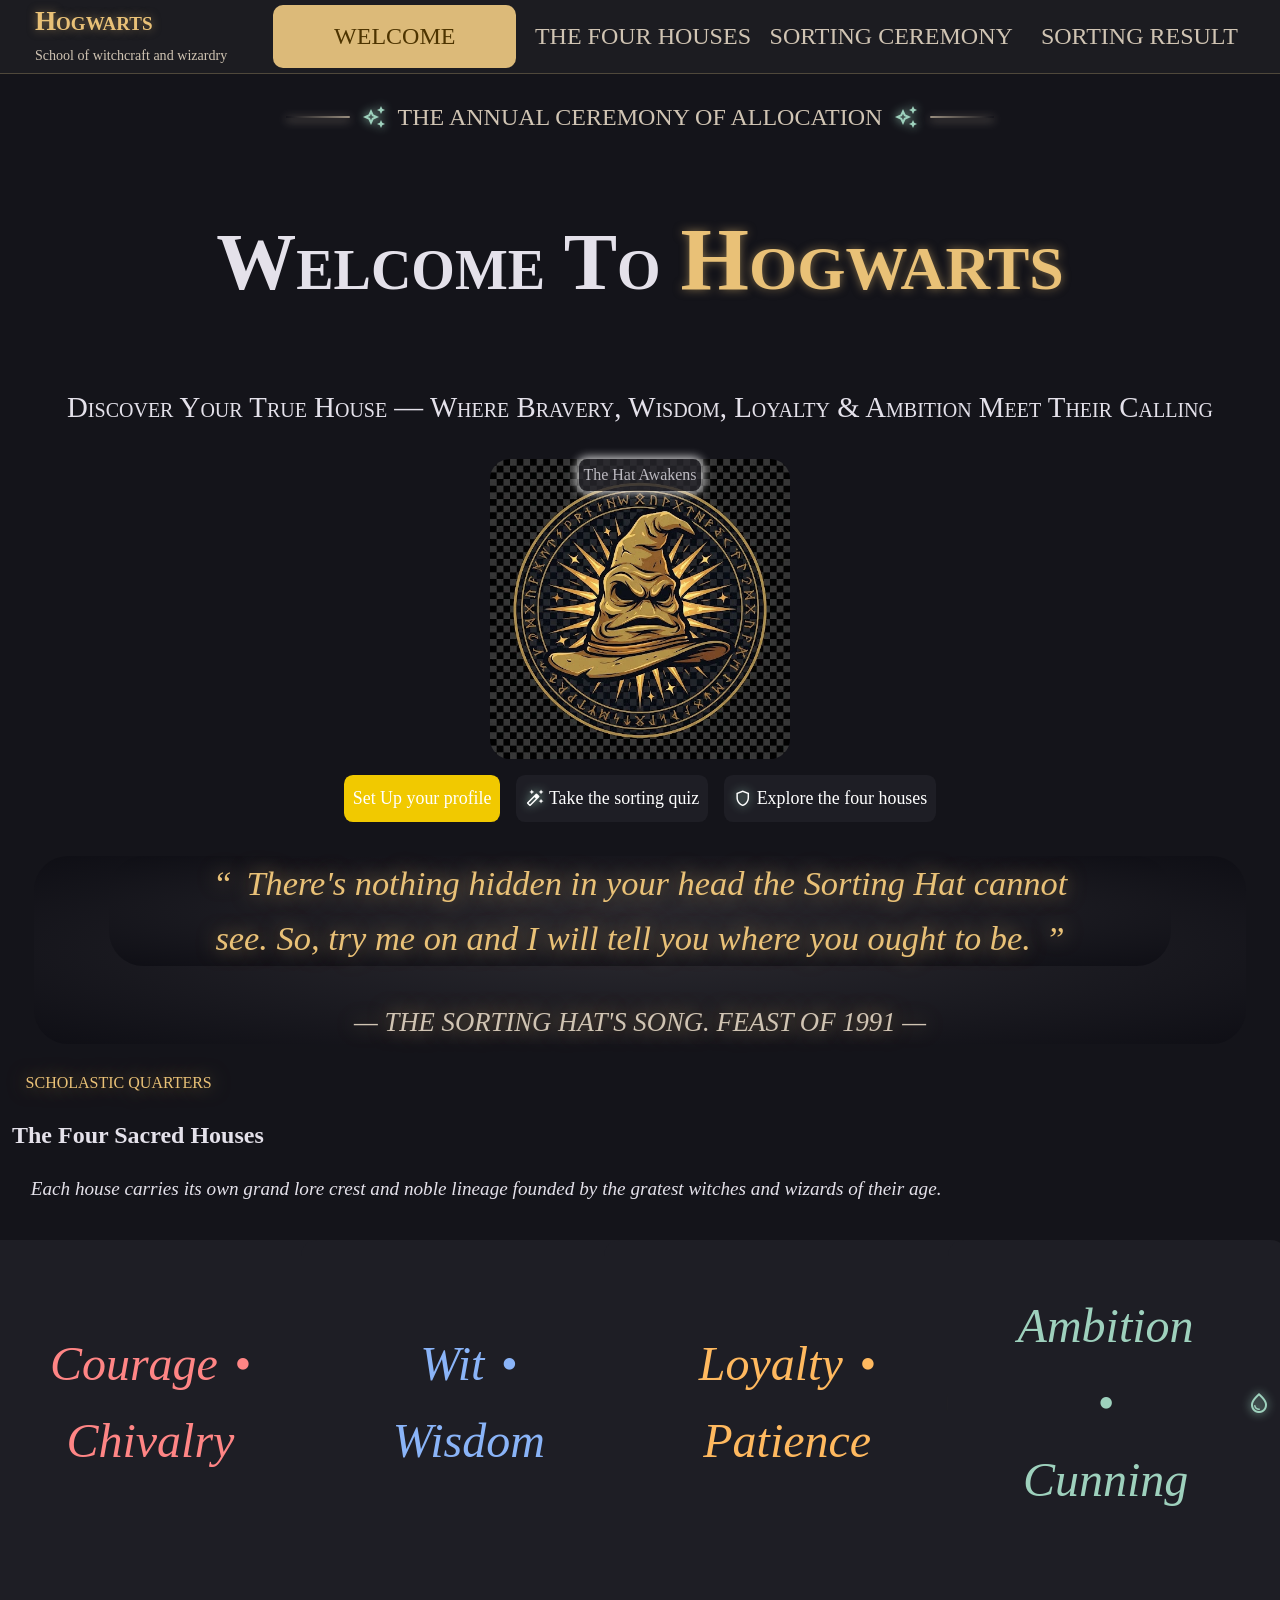
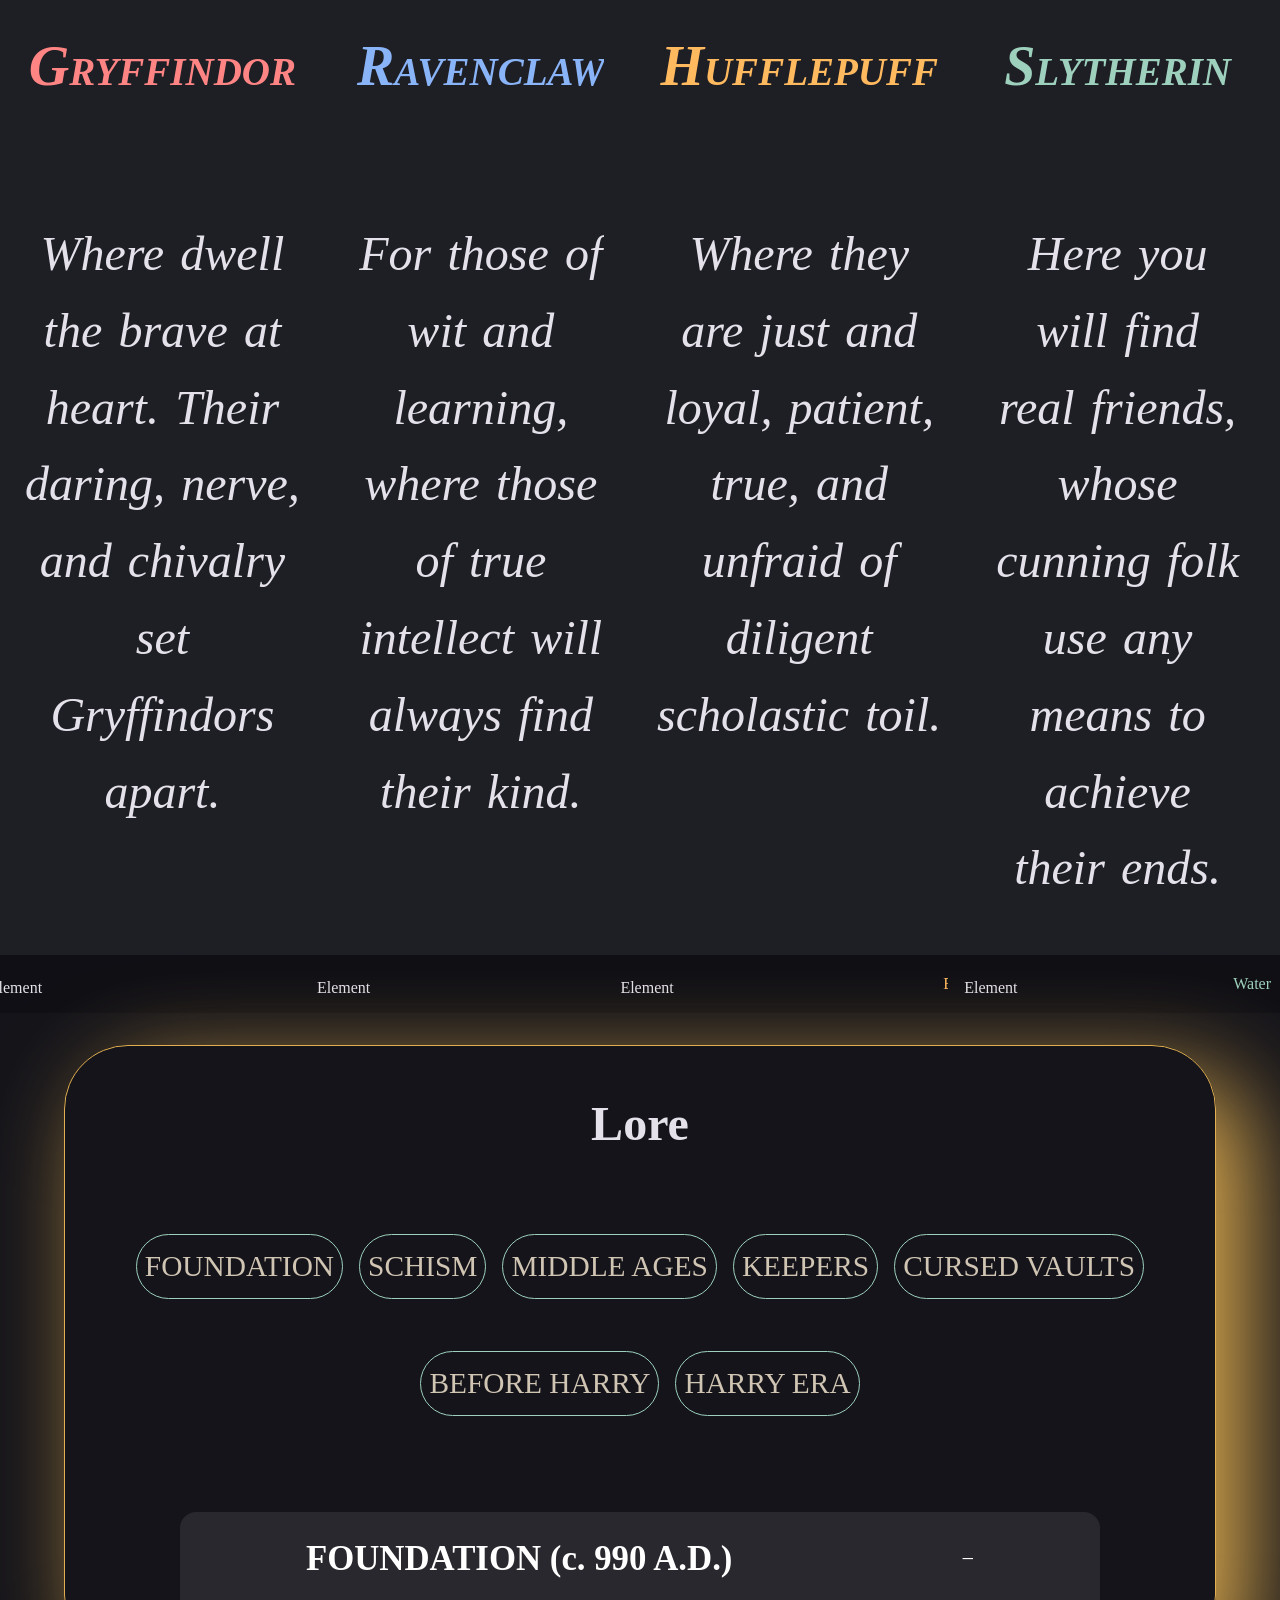
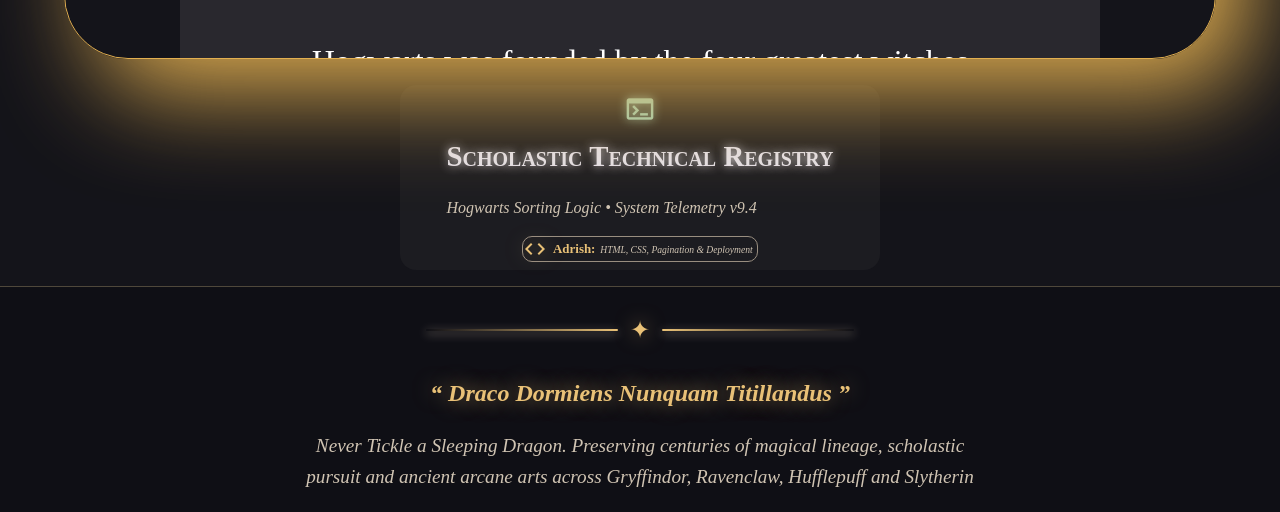
<file: index.html>
<!DOCTYPE html>
<html lang="en">
  <head>
    <meta charset="UTF-8">
    <meta name="viewport" content="width=device-width, initial-scale=1.0">
    <title>
      Sorticus - Find Your House
    </title>
    <meta name="description" content="sorticus - A minimal, aesthetic sorting visualizer and playground.">
    <meta name="author" content="sorticus">
    <meta name="color-scheme" content="dark light">
    <meta name="theme-color" content="hsl(262 83% 58%)">
    <meta name="robots" content="index, follow">
    <!-- Open Graph -->
    <meta property="og:title" content="sorticus">
    <meta property="og:description" content="A minimal, aesthetic sorting visualizer.">
    <meta property="og:type" content="website">
    <link rel="preload" as="image" href="Hat-chequered.webp" fetchpriority="high">
    <!-- Fonts -->
    <link rel="preconnect" href="https://fonts.googleapis.com">
    <link rel="preconnect" href="https://fonts.gstatic.com" crossorigin>
    <!-- 2. Ligatures / Icons -->
    <link href="https://fonts.googleapis.com/css2?family=Material+Symbols+Outlined:opsz,wght,FILL,GRAD@24,400,0,0&icon_names=spa,auto_awesome,local_fire_department,water_drop,psychology_alt,terminal,code,memory,auto_fix_high,shield&display=swap" rel="stylesheet">
    <!-- my own CSS files -->
    <link rel="stylesheet" href="Base-style.css">
    <link rel="stylesheet" href="Components.css">
    <link rel="stylesheet" href="Layout.css">
    <link rel="stylesheet" href="Animations.css">
    <!-- my own JS files -->
    <script src="main.js" defer></script>

  <body data-page="home">
    <header>
      <section role="banner" aria-label="Website Name">
        <a class="project-name" href="index.html">
          Hogwarts
        </a>
        <p>
          School of witchcraft and wizardry
        </p>
      </section>
      <nav>
        <ul>
          <li>
            <a aria-current="page" href="index.html">
              welcome
            </a>
          </li>
          <li>
            <a href="houses.html">
              the four Houses
            </a>
          </li>
          <li>
            <a href="quiz.html">
              sorting ceremony
            </a>
          </li>
          <li>
            <a href="profile.html">
              sorting result
            </a>
          </li>
        </ul>
      </nav>
    </header>
    <main>
      <p class="kicker">
        <span class="material-symbols-outlined" aria-hidden="true">
          auto_awesome
        </span>
        The Annual Ceremony of allocation
        <span class="material-symbols-outlined" aria-hidden="true">
          auto_awesome
        </span>
      </p>
      <h1>
        Welcome To
        <span class="project-name">
          Hogwarts
        </span>
      </h1>
      <p class="kick-line">
        Discover Your True House &mdash; Where Bravery&comma; Wisdom&comma; Loyalty &amp; Ambition Meet Their Calling
      </p>
      <figure>
        <img alt="Enchanted Sorting Hat Emblem" src="Hat-chequered.webp" width="300" height="300">
        <figcaption>
          The Hat Awakens
        </figcaption>
      </figure>
      <section class="action-btns" aria-label="Getting started actions">
        <button id="setup-profile" class="btn btn--primary" type="button" commandfor="dialog-modal" command="show-modal">
          Set Up your profile
        </button>
        <button id="take-quiz" class="btn btn--accent" type="button" disabled>
          <span class="material-symbols-outlined btn__icon btn__icon--quiz" aria-hidden="true">
            auto_fix_high
          </span>
          Take the sorting quiz
        </button>
        <button id="explore-houses" class="btn btn--ghost" type="button" disabled>
          <span class="material-symbols-outlined btn__icon btn__icon--quiz" aria-hidden="true">
            shield
          </span>
          Explore the four houses
        </button>
      </section>
      <section aria-label="Quote of the Sorting Hat" class="gold">
        <blockquote>
          <p>
            There&apos;s nothing hidden in your head the Sorting Hat cannot see. So&comma; try me on and I will tell you where you ought to be&period;
          </p>
        </blockquote>
        <p class="description">
          <cite>
            &mdash; THE SORTING HAT&apos;S SONG&period; FEAST OF
            <time datetime="1991">
              1991
            </time>
            &mdash;
          </cite>
        </p>
      </section>
      <section class="house-section">
        <p class="gold">
          SCHOLASTIC QUARTERS
        </p>
        <h2 id="heading-sacred-house">
          The Four Sacred Houses
        </h2>
        <p class="sacred-house-desc">
          Each house carries its own grand lore crest and noble lineage founded by the gratest witches and wizards of their age&period;
        </p>
        <div>
        <article class="gryffindor" data-color="hsl(0 100% 76.08% / 0.5)" style="--color: hsl(0 100% 76.08%)">
          <div class="top">
            <p class="trait">
              Courage • Chivalry
            </p>
            <span class="material-symbols-outlined" aria-hidden="true">
              local_fire_department
            </span>
          </div>
          <h3>
            Gryffindor
          </h3>
          <p>
            Where dwell the brave at heart. Their daring, nerve, and chivalry set Gryffindors apart.
          </p>
          <footer class="house-footer">
            Element
            <span class="element">
              Fire
            </span>
          </footer>
        </article>
        <article class="ravenclaw" data-color="hsl(217.09 88.71% 75.69% / 0.5)" style="--color: hsl(217.09 88.71% 75.69%)">
          <div class="top">
            <p class="trait">
              Wit • Wisdom
            </p>
            <span class="material-symbols-outlined" aria-hidden="true">
              auto_awesome
            </span>
          </div>
          <h3>
            Ravenclaw
          </h3>
          <p>
            For those of wit and learning, where those of true intellect will always find their kind.
          </p>
          <footer class="house-footer">
            Element
            <span class="element">
              Air
            </span>
          </footer>
        </article>
        <article class="hufflpuff" data-color="hsl(33.74 100% 68.63% / 0.5)" style="--color: hsl(33.74 100% 68.63%)">
          <div class="top">
            <p class="trait">
              Loyalty • Patience
            </p>
            <span class="material-symbols-outlined" aria-hidden="true">
              spa
            </spqn>
          </div>
          <h3>
            Hufflepuff
          </h3>
          <p>
            Where they are just and loyal, patient, true, and unfraid of diligent scholastic toil.
          </p>
          <footer class="house-footer">
            Element
            <span class="element">
              Earth
            </span>
          </footer>
        </article>
        <article class="slytherin" data-color="hsl(from var(--tertiary) h s l / 0.5)" style="--color: var(--tertiary)">
          <div class="top">
            <p class="trait">
              Ambition • Cunning
            </p>
            <span class="material-symbols-outlined" aria-hidden="true">
              water_drop
            </dpan>
          </div>
          <h3>
            Slytherin
          </h3>
          <p>
            Here you will find real friends, whose cunning folk use any means to achieve their ends.
          </p>
          <footer class="house-footer">
            Element
            <span class="element">
              Water
            </span>
          </footer>
        </article>
        </div>        
      </section>
      <section class="lore">
  <h2>
    Lore
  </h2>

  <menu class="lore-nav" aria-label="Jump to era">
    <li><a href="#lore-foundation">Foundation</a></li>
    <li><a href="#lore-schism">Schism</a></li>
    <li><a href="#lore-middle-ages">Middle Ages</a></li>
    <li><a href="#lore-keepers">Keepers</a></li>
    <li><a href="#lore-vaults">Cursed Vaults</a></li>
    <li><a href="#lore-before-harry">Before Harry</a></li>
    <li><a href="#lore-harry-era">Harry Era</a></li>
  </menu>
    
    <div>
   	<details name="lore" id="lore-foundation" aria-labelledby="lore-foundation-title" open>
		<summary>
			<h3 id="lore-foundation-title">
				FOUNDATION (c. 990 A.D.)
			</h3>
		</summary>
		<article aria-labelledby="lore-foundation-title">
			<p>
				Hogwarts was founded by the four greatest witches and wizards of the age - <strong>Godric Gryffindor</strong>, <strong>Helga Hufflepuff</strong>, <strong>Rowena Ravenclaw</strong> and <strong>Salazar Slytherin</strong>.
			</p>
			<p>
				Rowena chose the location after dreaming of a warty hog leading her to a cliff by a lake, hence the name Hogwarts. The founders found a <b>Pensieve</b> buried there and sealed the castle with <b>Unplottable charms</b>.
			</p>
		</article>
	</details>

	<details name="lore" id="lore-schism" aria-labelledby="lore-schism-title">
		<summary>
			<h3 id="lore-schism-title">
				THE SLYTHERIN SCHISM
			</h3>
		</summary>
		<article aria-labelledby="lore-schism-title">
			<p>
				Soon after, Slytherin fell out with the others. He wanted to teach <b>Dark Arts</b> and admit only pure-bloods.
			</p>
			<p>
				Slytherin left Hogwarts, but not before building the <strong>Chamber of Secrets</strong> deep underground. He sealed <b>basilisk</b> inside, enchanted so only his true <b>heir</b> could open it.
			</p>
		</article>
	</details>

	<details name="lore" id="lore-middle-ages" aria-labelledby="lore-middle-ages-title">
		<summary>
			<h3 id="lore-middle-ages-title">
				MIDDLE AGES (11th - 18th Century)
			</h3>
		</summary>
		<article aria-labelledby="lore-middle-ages-title">
			<p>
				In the 13th century, <b>Floo Powder</b> was invented, but Hogwarts Heads refused to connect its fireplaces to the <b>Floo Network</b>. Around <time datetime="1294">1294</time>, the <strong>Triwizard Tournament</strong> was started.
			</p>
			<p>
				In the 18th century when plumbing was added, <strong>Corvinus Gaunt</strong> hid the Chamber entrance behind sinks in the <b>second-floor girls' bathroom</b>.
			</p>
		</article>
	</details>

	<details name="lore" id="lore-keepers" aria-labelledby="lore-keepers-title">
		<summary>
			<h3 id="lore-keepers-title">
				THE KEEPERS & ANCIENT MAGIC (1800s)
			</h3>
		</summary>
		<article aria-labelledby="lore-keepers-title">
			<p>
				In the Tudor era, four professors formed The <b>Keepers</b> to hide a <b>rare ancient magic</b>. They mentored <strong>Isidora Morganach</strong>.
			</p>
			<p>
				<strong>Isidora</strong> turned dark. She started extracting pain and emotions from others to store in <b>repositories</b>.
			</p>
			<p>
				In <time datetime="1890">1890</time> - <time datetime="1891">1891</time>, another fifth-year arrived. He faced a goblin, <strong>Ranrok</strong>, and his ally <strong>Victor Rookwood</strong>. After defeating both in the <b>Keepers' Caverns</b>, his mentor <strong>Professor Fig</strong> died.
			</p>
		</article>
	</details>

	<details name="lore" id="lore-vaults" aria-labelledby="lore-vaults-title">
		<summary>
			<h3 id="lore-vaults-title">
				THE CURSED VAULTS ERA (1980s)
			</h3>
		</summary>
		<article aria-labelledby="lore-vaults-title">
			<p>
				The castle also hid <b>Cursed Vaults</b>, older than Hogwarts itself. Student <strong>Jacob</strong> obsessed over them and accidentally unleashed a curse that froze the whole castle.
			</p>
			<p>
				In <time datetime="1984">1984</time>, Jacob's younger sibling enrolled and broke into <b>all five vaults</b>. A secret org called <b>R</b> was also hunting them. Defence Professor <strong>Patricia Rakepick</strong> pretended to help but was actually from <b>R</b>. She murdered <strong>Rowan Khanna</strong>. The students formed the <b>Circle of Khanna</b> and found the final vault under the <strong>Black Lake</strong>.
			</p>
		</article>
	</details>

	<details name="lore" id="lore-before-harry" aria-labelledby="lore-before-harry-title">
		<summary>
			<h3 id="lore-before-harry-title">
				20TH CENTURY - BEFORE HARRY
			</h3>
		</summary>
		<article aria-labelledby="lore-before-harry-title">
			<p>
				In the 1910s, <strong>Leta Lestrange</strong> was bullied and befriended <strong>Newt Scamander</strong>. In 1926, during <b>Grindelwald's War</b>, security was increased under <strong>Headmaster Dippet</strong>.
			</p>
			<p>
				The Chamber was first opened in <time datetime="1942">1942</time> by <strong>Tom Riddle</strong>. <strong>Myrtle Warren</strong> was killed, and Riddle framed <strong>Hagrid</strong>, leaving his <b>diary Horcrux</b> behind.
			</p>
			<p>
				In the 1970s, <strong>James Potter</strong>, <strong>Sirius Black</strong>, <strong>Remus Lupin</strong> and <strong>Lily Evans</strong> attended. The <b>Marauders</b> were infamous. They graduated in 1978 as the <b>First Wizarding War</b> raged.
			</p>
		</article>
	</details>

	<section id="lore-harry-era">
		<h2>
			THE HARRY POTTER ERA (<time datetime="1991">1991</time> - <time datetime="1998">1998</time>)
		</h2>

		<details name="lore" id="lore-philosophers-stone" aria-labelledby="lore-philosophers-stone-title">
			<summary>
				<h3 id="lore-philosophers-stone-title">
					<time datetime="1991/1992">Philosopher's Stone (1991-92)</time>
				</h3>
			</summary>
			<article aria-labelledby="lore-philosophers-stone-title">
				<p>
					Harry started Hogwarts. The <b>Stone</b> was hidden in the <b>Underground Chambers</b>. Defence Professor <strong>Quirrell</strong>, possessed by <strong>Voldemort</strong>, tried to steal it. Harry, <strong>Ron</strong> and <strong>Hermione</strong> stopped him - Quirrell couldn't touch Harry due to <strong>Lily's</strong> love protection.
				</p>
			</article>
		</details>

		<details name="lore" id="lore-chamber-secrets" aria-labelledby="lore-chamber-secrets-title">
			<summary>
				<h3 id="lore-chamber-secrets-title">
					<time datetime="1992/1993">Chamber of Secrets (1992-93)</time>
				</h3>
			</summary>
			<article aria-labelledby="lore-chamber-secrets-title">
				<p>
					<strong>Lucius Malfoy</strong> slipped <b>Riddle's diary</b> into <strong>Ginny Weasley</strong>'s books. Possessed, she reopened the Chamber, leaving blood messages. Students were <b>Petrified</b> by the basilisk. Harry destroyed the diary and killed the basilisk with <b>Gryffindor's Sword</b>, clearing <strong>Hagrid</strong>.
				</p>
			</article>
		</details>

		<details name="lore" id="lore-prisoner-azkaban" aria-labelledby="lore-prisoner-azkaban-title">
			<summary>
				<h3 id="lore-prisoner-azkaban-title">
					<time datetime="1993/1994">Prisoner of Azkaban (1993-94)</time>
				</h3>
			</summary>
			<article aria-labelledby="lore-prisoner-azkaban-title">
				<p>
					<strong>Sirius Black</strong> escaped Azkaban after 12 years. <b>Dementors</b> guarded the school. He broke in twice, slashing the <b>Fat Lady's portrait</b>. In the <b>Shrieking Shack</b>, truth came out - Ron's rat Scabbers was <strong>Peter Pettigrew</strong>, who betrayed the Potters. With a <b>Time-Turner</b>, Harry and Hermione saved Sirius and <b>Buckbeak</b>.
				</p>
			</article>
		</details>

		<details name="lore" id="lore-goblet-fire" aria-labelledby="lore-goblet-fire-title">
			<summary>
				<h3 id="lore-goblet-fire-title">
					<time datetime="1994/1995">Goblet of Fire (1994-95)</time>
				</h3>
			</summary>
			<article aria-labelledby="lore-goblet-fire-title">
				<p>
					<b>Triwizard Tournament</b> revived. <strong>Barty Crouch Jr</strong> disguised as <strong>Mad-Eye Moody</strong> entered Harry's name. Harry competed, reached the Cup <b>Portkey</b> with <strong>Cedric Diggory</strong>. In Little Hangleton graveyard, Cedric was killed by <strong>Wormtail</strong> and Voldemort returned using Harry's blood. Dumbledore reformed the <b>Order</b>, <strong>Fudge</strong> denied it.
				</p>
			</article>
		</details>

		<details name="lore" id="lore-order-phoenix" aria-labelledby="lore-order-phoenix-title">
			<summary>
				<h3 id="lore-order-phoenix-title">
					<time datetime="1995/1996">Order of the Phoenix (1995-96)</time>
				</h3>
			</summary>
			<article aria-labelledby="lore-order-phoenix-title">
				<p>
					Ministry took over via <b>Educational Decrees</b>. <strong>Dolores Umbridge</strong> became <b>High Inquisitor</b> and Headmistress, banning practical magic. Harry, Ron and Hermione formed <b>Dumbledore's Army</b>. Umbridge was overthrown by centaurs in the <b>Forbidden Forest</b> and the Ministry finally accepted Voldemort's return.
				</p>
			</article>
		</details>

		<details name="lore" id="lore-half-blood-prince" aria-labelledby="lore-half-blood-prince-title">
			<summary>
				<h3 id="lore-half-blood-prince-title">
					<time datetime="1996/1997">Half-Blood Prince (1996-97)</time>
				</h3>
			</summary>
			<article aria-labelledby="lore-half-blood-prince-title">
				<p>
					<b>Aurors</b> guarded the castle. Families took students home out of fear. <strong>Draco Malfoy</strong> was forced to kill Dumbledore. After two failed attempts that hurt <strong>Katie Bell</strong> and Ron, he let Death Eaters in via <b>Vanishing Cabinets</b>. <strong>Snape</strong> killed Dumbledore on the <b>Astronomy Tower</b> in a pre-arranged plan.
				</p>
			</article>
		</details>

		<details name="lore" id="lore-deathly-hallows" aria-labelledby="lore-deathly-hallows-title">
			<summary>
				<h3 id="lore-deathly-hallows-title">
					<time datetime="1997/1998">Deathly Hallows & Battle of Hogwarts (1997-98)</time>
				</h3>
			</summary>
			<article aria-labelledby="lore-deathly-hallows-title">
				<p>
					With the Ministry fallen, attendance became mandatory to identify Muggle-borns. <strong>Snape</strong> was Headmaster, the <strong>Carrows</strong> taught <b>Dark Arts</b> and anti-Muggle propaganda, though Snape secretly protected students. On <time datetime="1998-05-02">May 2, 1998</time>, <strong>Voldemort</strong> attacked. Staff, students, Order and parents defended the castle. It was heavily damaged - marble staircase blown, Quidditch pitch burned. Harry died temporarily and returned to kill Voldemort in the <b>Great Hall</b>, ending the war.
				</p>
			</article>
		</details>
	</section>

	<details name="lore" id="lore-aftermath" aria-labelledby="lore-aftermath-title">
		<summary>
			<h3 id="lore-aftermath-title">
				AFTERMATH
			</h3>
		</summary>
		<article aria-labelledby="lore-aftermath-title">
			<p>
				Hogwarts was repaired and <strong>McGonagall</strong> became permanent Headmistress. <strong>Hermione</strong> and others returned to finish their NEWTs. In the 2010s there were smaller incidents - professors using <b>Imperius Curse</b> to find treasures like the <b>Crown of Courage</b>, and a Dementor siege that McGonagall blocked with a shield.
			</p>
			<p>
				By <time datetime="2017">2017</time>, a new generation arrived - <strong>Albus Potter</strong>, <strong>Scorpius Malfoy</strong> and <strong>Rose Weasley</strong>. In <time datetime="2020">2020</time>, Albus and Scorpius used an illegal <b>Time-Turner</b> and created alternate timelines where Voldemort won and <strong>Umbridge</strong> was Headmistress, before fixing the timeline.
			</p>
		</article>
	</details>
	</section>
</div>
    </section>
    <section class="registry" aria-labelledby="heading">
      <div class="registry-system">
        <span class="material-symbols-outlined" aria-hidden="true">
          terminal
        </span>
        <h2 id="heading">
          Scholastic Technical Registry
        </h2>
      </div>
      <p>
        Hogwarts Sorting Logic • System Telemetry v9.4
      </p>
      <ul class="registry-credits">
        <li class="credit-adrish">
          <strong>
            <span class="material-symbols-outlined gold">
              code
            </span>
            Adrish:
          </strong>
          HTML, CSS, Pagination & Deployment &nbsp;
        </li>
      </ul>
      
    </section>
    </main>
    <dialog id="dialog-modal">
      <span class="decoration">
      </span>
      <span class="decoration">
      </span>
      <span class="decoration">
      </span>
      <span class="decoration">
      </span>
      <a href="index.html" class="project-name">
        Sorticus
      </a>
      <h2 class="kicker">
          
         <svg xmlns="http://www.w3.org/2000/svg" viewBox="0 0 210 110" width="50" height="50">
  <g fill="none" stroke="#626168" stroke-width="5" stroke-linejoin="miter">
    <!-- Left diamond -->
    <polygon points="55,10 100,55 55,100 10,55" />
    <!-- Center diamond -->
    <polygon points="105,10 150,55 105,100 60,55" />
    <!-- Right diamond -->
    <polygon points="155,10 200,55 155,100 110,55" />
  </g>
</svg>

        Sign Up 
        
        <svg xmlns="http://www.w3.org/2000/svg" viewBox="0 0 210 110" width="50" height="50">
  <g fill="none" stroke="#626168" stroke-width="5" stroke-linejoin="miter">
    <!-- Left diamond -->
    <polygon points="55,10 100,55 55,100 10,55" />
    <!-- Center diamond -->
    <polygon points="105,10 150,55 105,100 60,55" />
    <!-- Right diamond -->
    <polygon points="155,10 200,55 155,100 110,55" />
  </g>
</svg>

      </h2>
      <form method="post">
        <section aria-label="Form Fields">
          <div>
            <label for="input-dob">
              Date of Birth:
            </label>
            <input id="input-dob" name="dob" type="date" required>
          </div>
          <div>
            <label for="input-first-name">
              First Name:
            </label>
            <input id="input-first-name" name="first-name" type="text" required pattern="[A-Za-z]+" placeholder="Adrish">
          </div>
          <div>
            <label for="input-last-name">
              Last Name:
            </label>
            <input id="input-last-name" name="last-name" type="text" required pattern="[A-Za-z]+" placeholder="Datta">
          </div>
          <div>
            <label for="input-mail">
              Email:
            </label>
            <input id="input-mail" name="mail" type="email" required placeholder="xxx@xx.com" autocomplete="email">
          </div>
        </section>
        <section aria-label="Action buttons for The Form" class="form-buttons">
          <button type="reset">
            Reset
          </button>
          <button type="submit">
            Submit
          </button>
          <button type="button" command="close" class="close-dialog" commandfor="dialog-modal" autofocus>
            Close
          </button>
        </section>
      </form>
    </dialog>
    <footer>
      <p class="kicker gold">
        ✦
      </p>
      <q class="gold" style=" font-family:var(--font-playfair); ">
        Draco Dormiens Nunquam Titillandus
      </q>
      <p class="description">
        Never Tickle a Sleeping Dragon&period; Preserving centuries of magical lineage&comma; scholastic pursuit and ancient arcane arts across Gryffindor&comma; Ravenclaw&comma; Hufflepuff and Slytherin
      </p>
    </footer>
    <audio id="theme" src="Harry-Potter-Hedwig-theme.mp3" loop preload="auto">
    </audio>
  </body>
</html>
</file>
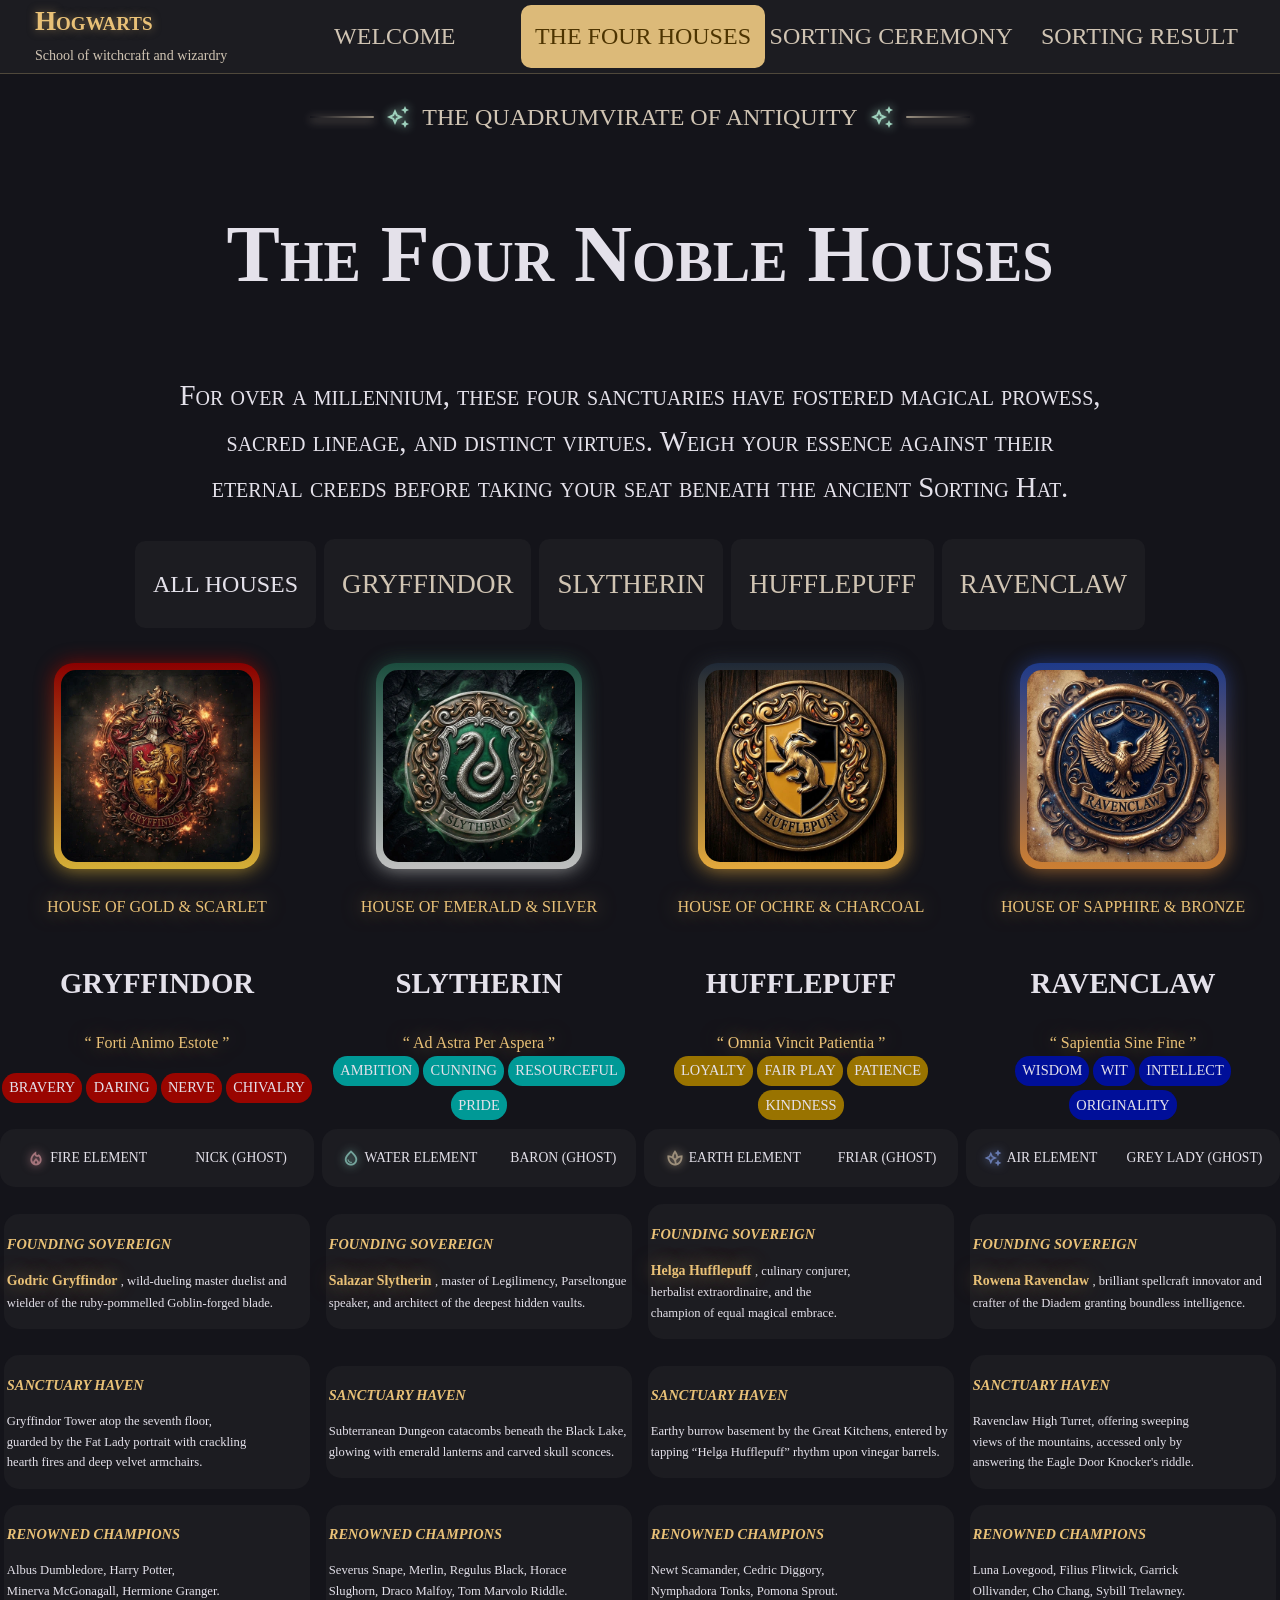
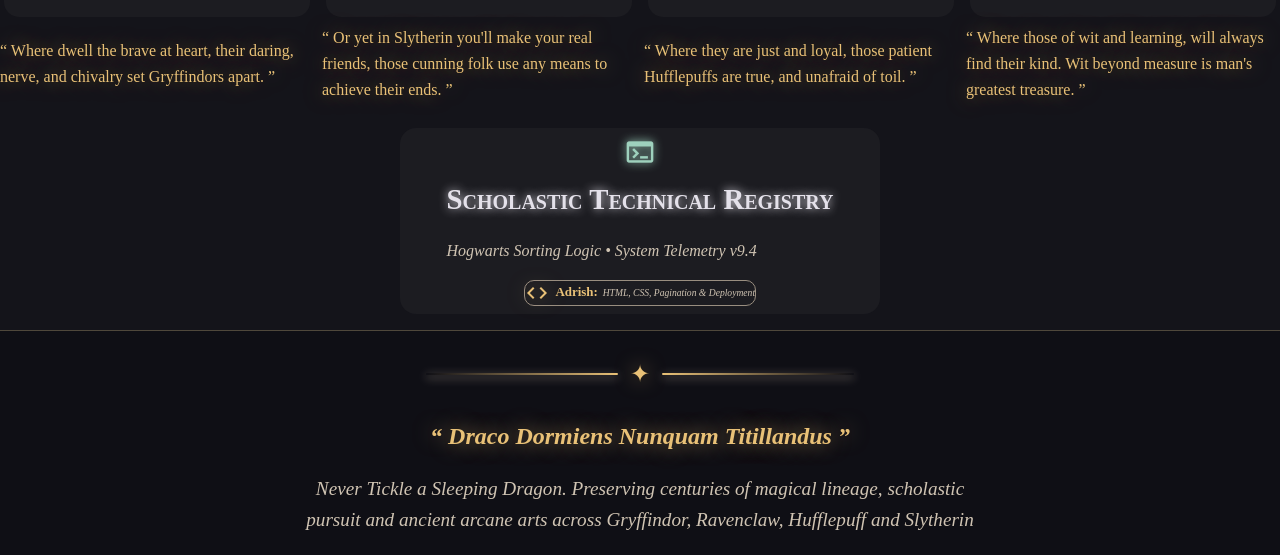
<file: houses.html>
<!DOCTYPE html>
<html lang="en">
  <head>
    <meta charset="UTF-8">
    <meta name="viewport" content="width=device-width, initial-scale=1.0">
    <title>
      Sorticus - Find Your House
    </title>
    <meta name="description" content="sorticus - A minimal, aesthetic sorting visualizer and playground.">
    <meta name="author" content="sorticus">
    <meta name="color-scheme" content="dark light">
    <meta name="theme-color" content="hsl(262 83% 58%)">
    <meta name="robots" content="index, follow">
    <!-- Open Graph -->
    <meta property="og:title" content="sorticus">
    <meta property="og:description" content="A minimal, aesthetic sorting visualizer.">
    <meta property="og:type" content="website">
    <!-- Fonts -->
    <link rel="preconnect" href="https://fonts.googleapis.com">
    <link rel="preconnect" href="https://fonts.gstatic.com" crossorigin>
    <!-- 1. Ligatures / Icons -->
    <link href="https://fonts.googleapis.com/css2?family=Material+Symbols+Outlined:opsz,wght,FILL,GRAD@24,400,0,0&icon_names=spa,auto_awesome,local_fire_department,water_drop,psychology_alt,terminal,code,memory,auto_fix_high,shield&display=swap" rel="stylesheet">
    <!-- my own CSS files -->
    <link rel="stylesheet" href="Base-style.css">
    <link rel="stylesheet" href="Components.css">
    <link rel="stylesheet" href="Layout.css">
    <link rel="stylesheet" href="Animations.css">
    <!-- my own JS files -->
    <script src="main.js" defer></script>
  </head>
  <body data-page="houses">
    <header>
      <section role="banner" aria-label="Website Name">
        <a class="project-name" href="index.html">
          Hogwarts
        </a>
        <p>
          School of witchcraft and wizardry
        </p>
      </section>
      <nav>
        <ul>
          <li>
            <a href="index.html">
              welcome
            </a>
          </li>
          <li>
            <a aria-current="page" href="houses.html">
              the four Houses
            </a>
          </li>
          <li>
            <a href="quiz.html">
              sorting ceremony
            </a>
          </li>
          <li>
            <a href="profile.html">
              sorting result
            </a>
          </li>
        </ul>
      </nav>
    </header>
    <main>
      <p class="kicker">
        <span  class="material-symbols-outlined" aria-hidden="true">
          auto_awesome
        </span>
        THE QUADRUMVIRATE OF ANTIQUITY
        <span  class="material-symbols-outlined" aria-hidden="true">
          auto_awesome
        </span>
      </p>
      <h1>
        The Four Noble Houses
      </h1>
      <p class="kick-line">
        For over a millennium, these four sanctuaries have fostered magical prowess, sacred lineage, and distinct virtues. Weigh your essence against their eternal creeds before taking your seat beneath the ancient Sorting Hat.
      </p>
      <menu class="house-ul">
        <li>
          ALL HOUSES
        </li>
        <li>
          <a href="#Gryffindor">
            Gryffindor
          </a>
        </li>
        <li>
          <a href="#Slytherin">
            Slytherin
          </a>
        </li>
        <li>
          <a href="#Hufflepuff">
            Hufflepuff
          </a>
        </li>
        <li>
          <a href="#Ravenclaw">
            Ravenclaw
          </a>
        </li>
      </menu>
      <section class="house-grid">
        <section id="Gryffindor" data-color="hsl(352 21% 15%)" style="--color: hsl(352 21% 15%)">
          <span style="--top-clr:#d4af37; --btm-clr:#8b0000">
              <img src="Gryffindor-house-logo.webp" alt="Heraldic Crest For Gryffindor">
          </span>
          <p class="gold motto">
            HOUSE OF GOLD & SCARLET
          </p>
          <h2>
            GRYFFINDOR
          </h2>
          <q class="gold">
            Forti Animo Estote
          </q>
          <ul class="qualities">
            <li>
              BRAVERY
            </li>
            <li>
              DARING
            </li>
            <li>
              NERVE
            </li>
            <li>
              CHIVALRY
            </li>
          </ul>
          <article class="element-ghost" aria-label="Element: Fire, Ghost: Nearly Headless Nick">
            <p>
              <span class="material-symbols-outlined" aria-hidden="true">
                local_fire_department
              </span>
              FIRE ELEMENT
            </p>
            <p>
              NICK (GHOST)
            </p>
          </article>
          <article>
            <h3>
              FOUNDING SOVEREIGN
            </h3>
            <p>
              <strong class="glow gold">
                Godric Gryffindor
              </strong>
              , wild-dueling master duelist and wielder of the ruby-pommelled Goblin-forged blade.
            </p>
          </article>
          <article>
            <h3>
              SANCTUARY HAVEN
            </h3>
            <p>
              Gryffindor Tower atop the seventh floor, guarded by the Fat Lady portrait with crackling hearth fires and deep velvet armchairs.
            </p>
          </article>
          <article>
            <h3>
              RENOWNED CHAMPIONS
            </h3>
            <p>
              Albus Dumbledore, Harry Potter, Minerva McGonagall, Hermione Granger.
            </p>
          </article>
          <article class="Quote">
            <q class="gold">
              Where dwell the brave at heart, their daring, nerve, and chivalry set Gryffindors apart.
            </q>
          </article>
        </section>
        <section id="Slytherin" data-color="hsl(169 21% 15%)" style="--color: hsl(169 21% 15%)">
          <span style="--top-clr:#c0c0c0; --btm-clr:#1b4d3e">
              <img src="Slytherin-house-logo.webp" alt="Logo For Slytherin">
          </span>
          <p class="gold motto">
            HOUSE OF EMERALD & SILVER
          </p>
          <h2>
            SLYTHERIN
          </h2>
          <q class="gold">
            Ad Astra Per Aspera
          </q>
          <ul class="qualities">
            <li>
              AMBITION
            </li>
            <li>
              CUNNING
            </li>
            <li>
              RESOURCEFUL
            </li>
            <li>
              PRIDE
            </li>
          </ul>
          <article class="element-ghost" aria-label="Element: Water, Ghost: The Bloody Baron">
            <p>
              <span class="material-symbols-outlined" aria-hidden="true">
                water_drop
              </span>
              WATER ELEMENT
            </p>
            <p>
              BARON (GHOST)
            </p>
          </article>
          <article>
            <h3>
              FOUNDING SOVEREIGN
            </h3>
            <p>
              <strong class="glow gold">
                Salazar Slytherin
              </strong>
              , master of Legilimency, Parseltongue speaker, and architect of the deepest hidden vaults.
            </p>
          </article>
          <article>
            <h3>
              SANCTUARY HAVEN
            </h3>
            <p>
              Subterranean Dungeon catacombs beneath the Black Lake, glowing with emerald lanterns and carved skull sconces.
            </p>
          </article>
          <article>
            <h3>
              RENOWNED CHAMPIONS
            </h3>
            <p>
              Severus Snape, Merlin, Regulus Black, Horace Slughorn, Draco Malfoy, Tom Marvolo Riddle.
            </p>
          </article>
          <article class="Quote">
            <q class="gold">
              Or yet in Slytherin you'll make your real friends, those cunning folk use any means to achieve their ends.
            </q>
          </article>
        </section>
        <section id="Hufflepuff" data-color="hsl(35 15% 16%)" style="--color: hsl(35 15% 16%)">
          <span style="--top-clr:#e5a93c; --btm-clr:#1f2937">
              <img src="Hufflepuff-house-logo.webp" alt="Logo For Hufflepuff">
          </span>
          <p class="gold motto">
            HOUSE OF OCHRE & CHARCOAL
          </p>
          <h2>
            HUFFLEPUFF
          </h2>
          <q class="gold">
            Omnia Vincit Patientia
          </q>
          <ul class="qualities">
            <li>
              LOYALTY
            </li>
            <li>
              FAIR PLAY
            </li>
            <li>
              PATIENCE
            </li>
            <li>
              KINDNESS
            </li>
          </ul>
          <article class="element-ghost" aria-label="Element: Earth, Ghost: The Fat Friar">
            <p>
              <span class="material-symbols-outlined" aria-hidden="true">
                spa
              </span>
              EARTH ELEMENT
            </p>
            <p>
              FRIAR (GHOST)
            </p>
          </article>
          <article>
            <h3>
              FOUNDING SOVEREIGN
            </h3>
            <p>
              <strong class="glow gold">
                Helga Hufflepuff
              </strong>
              , culinary conjurer, herbalist extraordinaire, and the champion of equal magical embrace.
            </p>
          </article>
          <article>
            <h3>
              SANCTUARY HAVEN
            </h3>
            <p>
              Earthy burrow basement by the Great Kitchens, entered by tapping &ldquo;Helga Hufflepuff&rdquo; rhythm upon vinegar barrels.
            </p>
          </article>
          <article>
            <h3>
              RENOWNED CHAMPIONS
            </h3>
            <p>
              Newt Scamander, Cedric Diggory, Nymphadora Tonks, Pomona Sprout.
            </p>
          </article>
          <article class="Quote">
            <q class="gold">
              Where they are just and loyal, those patient Hufflepuffs are true, and unafraid of toil.
            </q>
          </article>
        </section>
        <section id="Ravenclaw" data-color="hsl(224 32% 18%)" style="--color: hsl(224 32% 18%)">
          <span style="--top-clr:#cd7f32; --btm-clr:#1e3a8a">
              <img src="Ravenclaw-house-logo.webp" alt="Logo For Ravenclaw">
          </span>
          <p class="gold motto">
            HOUSE OF SAPPHIRE & BRONZE
          </p>
          <h2>
            RAVENCLAW
          </h2>
          <q class="gold">
            Sapientia Sine Fine
          </q>
          <ul class="qualities">
            <li>
              WISDOM
            </li>
            <li>
              WIT
            </li>
            <li>
              INTELLECT
            </li>
            <li>
              ORIGINALITY
            </li>
          </ul>
          <article class="element-ghost" aria-label="Element: Air, Ghost: The Grey Lady">
            <p>
              <span class="material-symbols-outlined" aria-hidden="true">
                auto_awesome
              </span>
              AIR ELEMENT
            </p>
            <p>
              GREY LADY (GHOST)
            </p>
          </article>
          <article>
            <h3>
              FOUNDING SOVEREIGN
            </h3>
            <p>
              <strong class="glow gold">
                Rowena Ravenclaw
              </strong>
              , brilliant spellcraft innovator and crafter of the Diadem granting boundless intelligence.
            </p>
          </article>
          <article>
            <h3>
              SANCTUARY HAVEN
            </h3>
            <p>
              Ravenclaw High Turret, offering sweeping views of the mountains, accessed only by answering the Eagle Door Knocker's riddle.
            </p>
          </article>
          <article>
            <h3>
              RENOWNED CHAMPIONS
            </h3>
            <p>
              Luna Lovegood, Filius Flitwick, Garrick Ollivander, Cho Chang, Sybill Trelawney.
            </p>
          </article>
          <article class="Quote">
            <q class="gold">
              Where those of wit and learning, will always find their kind. Wit beyond measure is man's greatest treasure.
            </q>
          </article>
        </section>
        </section>
        
      
      <section class="registry" aria-labelledby="heading">
        <div class="registry-system">
          <span class="material-symbols-outlined" aria-hidden="true">
            terminal
          </span>
          <h2 id="heading">
            Scholastic Technical Registry
          </h2>
        </div>
        <p>
          Hogwarts Sorting Logic • System Telemetry v9.4
        </p>
        <ul class="registry-credits">
          <li class="credit-adrish">
            <strong>
              <span class="material-symbols-outlined gold">
                code
              </span>
              Adrish:
            </strong>
            HTML, CSS, Pagination & Deployment
          </li>
        </ul>
      </section>
    </main>
    <footer>
      <p class="kicker gold">
        ✦
      </p>
      <q class="gold" style=" font-family:var(--font-playfair); ">
        Draco Dormiens Nunquam Titillandus
      </q>
      <p class="description">
        Never Tickle a Sleeping Dragon&period; Preserving centuries of magical lineage&comma; scholastic pursuit and ancient arcane arts across Gryffindor&comma; Ravenclaw&comma; Hufflepuff and Slytherin
      </p>
    </footer>
    <audio id="theme" src="Harry-Potter-Hedwig-theme.mp3" loop preload="auto">
    </audio>
  </body>
</html>
</file>
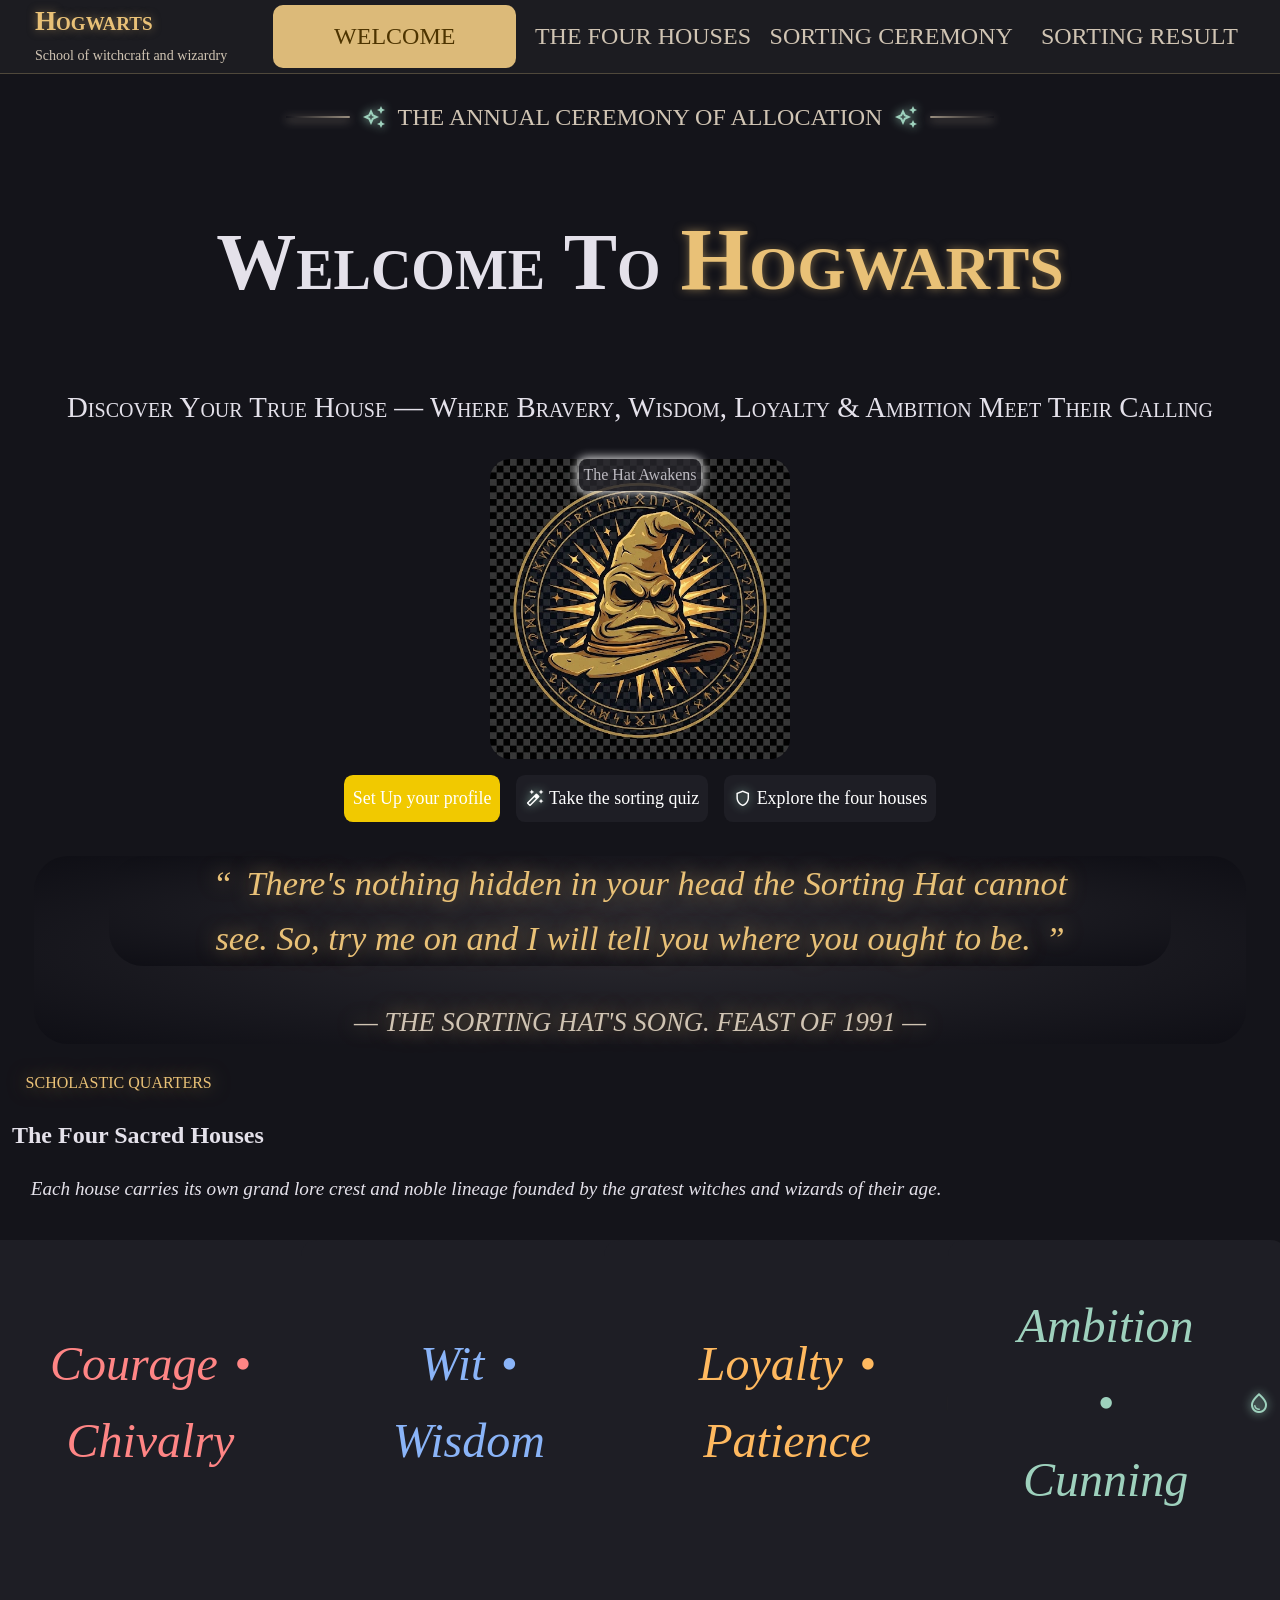
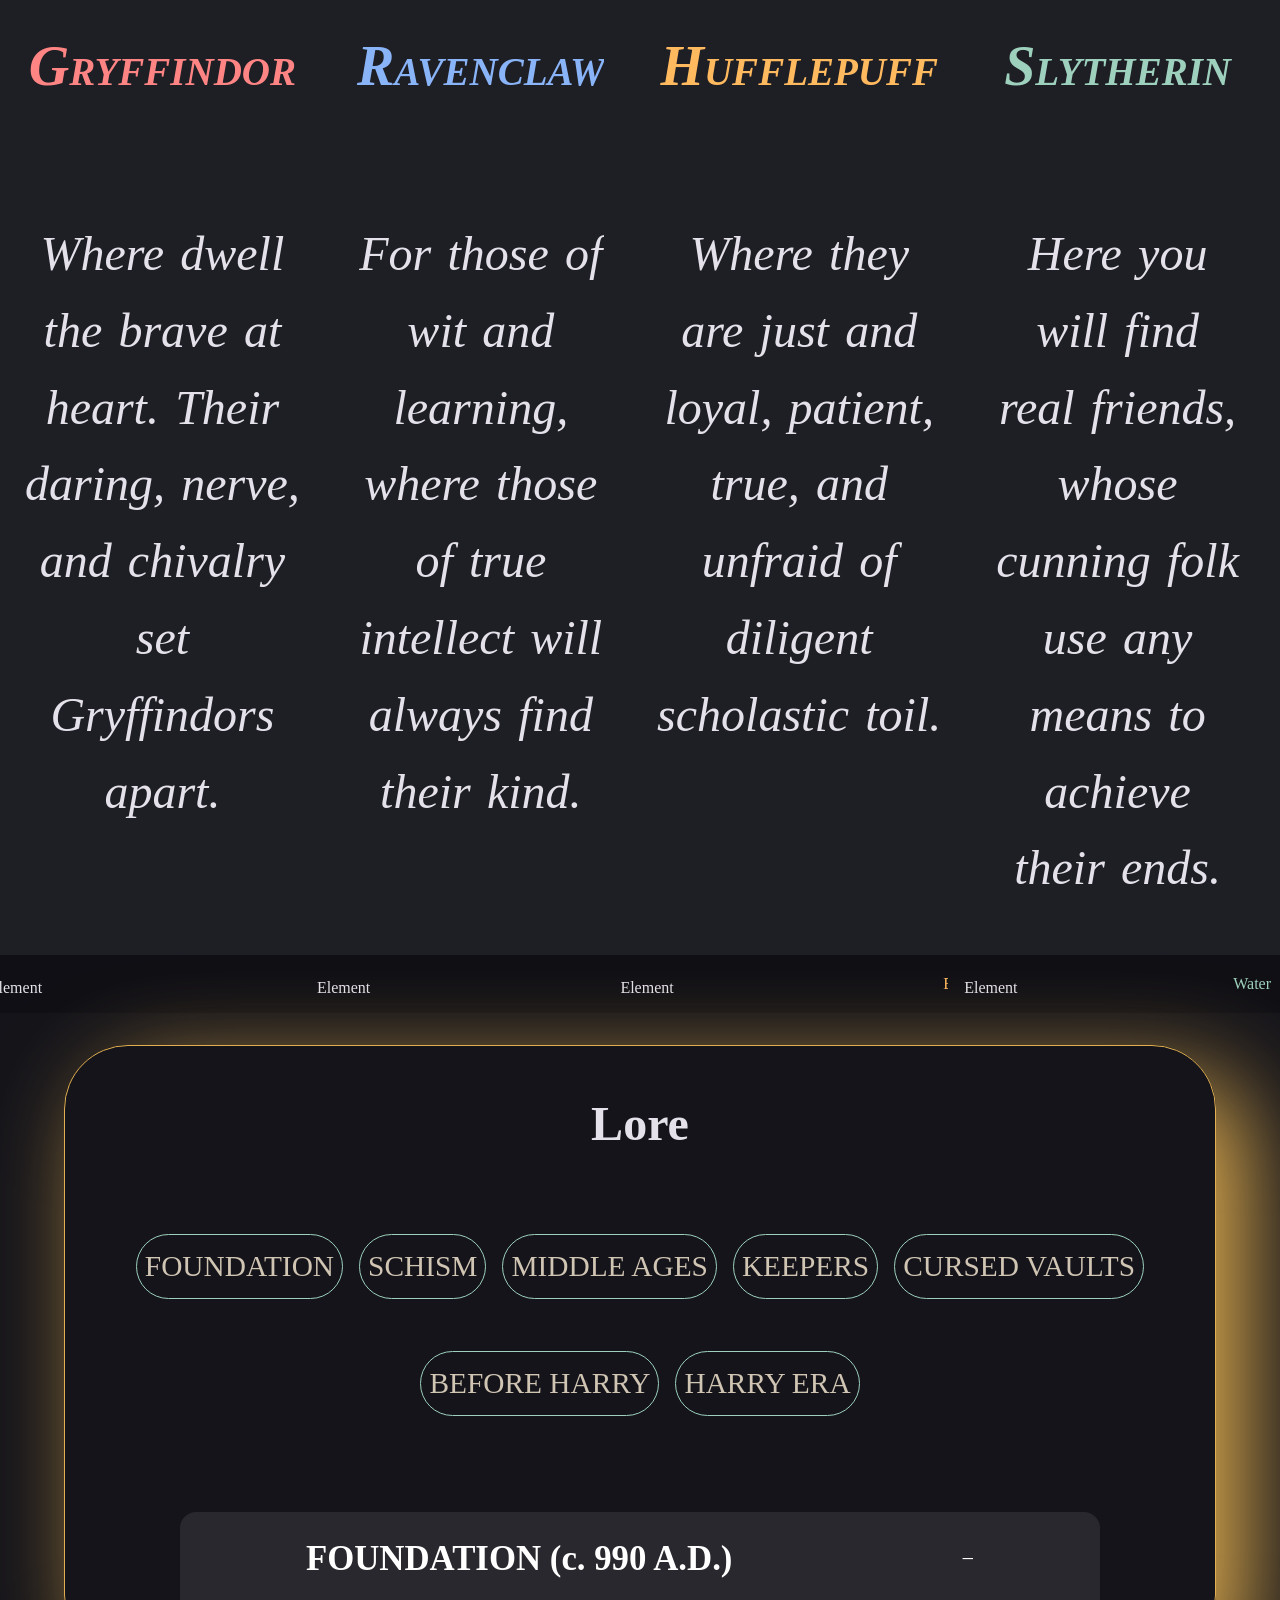
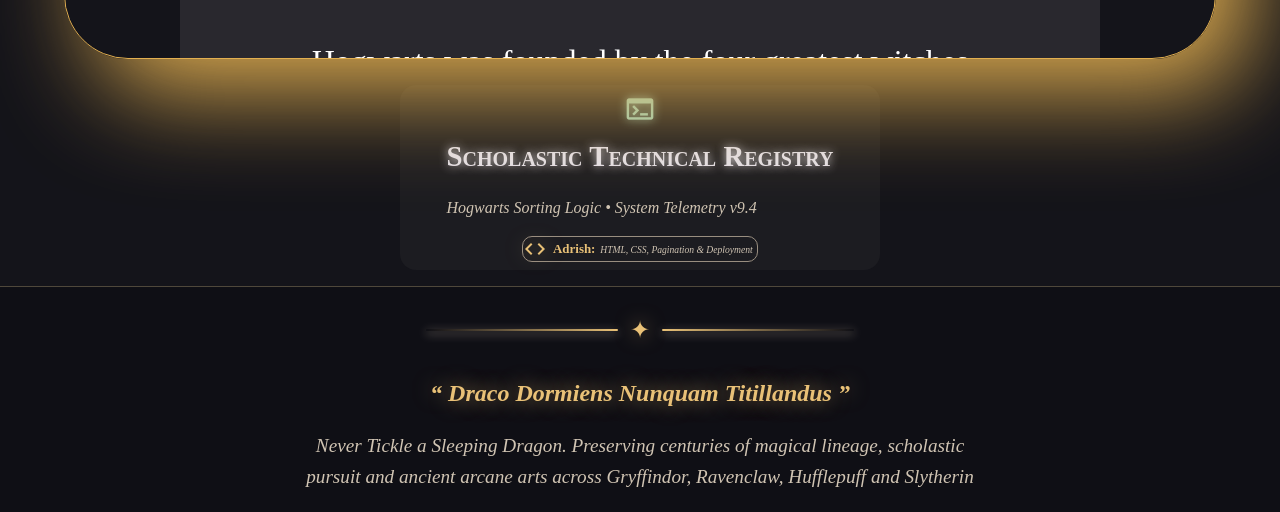
<file: quiz.html>
<!DOCTYPE html>
<html lang="en">
  <head>
    <meta charset="UTF-8">
    <meta name="viewport" content="width=device-width, initial-scale=1.0">
    <title>
      Sorticus - Find Your House
    </title>
    <meta name="description" content="sorticus - A minimal, aesthetic sorting visualizer and playground.">
    <meta name="author" content="sorticus">
    <meta name="color-scheme" content="dark light">
    <meta name="theme-color" content="hsl(262 83% 58%)">
    <meta name="robots" content="index, follow">
    <!-- Open Graph -->
    <meta property="og:title" content="sorticus">
    <meta property="og:description" content="A minimal, aesthetic sorting visualizer.">
    <meta property="og:type" content="website">
    <!-- Fonts -->
    <link rel="preconnect" href="https://fonts.googleapis.com">
    <link rel="preconnect" href="https://fonts.gstatic.com" crossorigin>
    <!-- 1. Ligatures / Icons -->
    <link href="https://fonts.googleapis.com/css2?family=Material+Symbols+Outlined:opsz,wght,FILL,GRAD@24,400,0,0&icon_names=spa,auto_awesome,local_fire_department,water_drop,psychology_alt,terminal,code,memory,east&display=swap" rel="stylesheet">
    <!-- my own CSS files -->
    <link rel="stylesheet" href="Base-style.css">
    <link rel="stylesheet" href="Components.css">
    <link rel="stylesheet" href="Layout.css">
    <link rel="stylesheet" href="Animations.css">
    <!-- my own JS files -->
    <script src="main.js" defer></script>
    <script src="quizData.js" defer></script>
    <script src="quiz.js" defer></script>
  </head>
  <body data-page="quiz">
    <header>
      <section role="banner" aria-label="Website Name">
        <a class="project-name" href="index.html">
          Hogwarts
        </a>
        <p>
          School of witchcraft & wizardry
        </p>
      </section>
      <nav>
        <ul>
          <li>
            <a href="index.html">
              welcome
            </a>
          </li>
          <li>
            <a href="houses.html">
              the four Houses
            </a>
          </li>
          <li>
            <a aria-current="page" href="quiz.html">
              sorting ceremony
            </a>
          </li>
          <li>
            <a href="profile.html">
              sorting result
            </a>
          </li>
        </ul>
      </nav>
    </header>
    <main>
      <!-- Progress -->
      <section>
        <p class="kicker">
          <span  class="material-symbols-outlined" aria-hidden="true">
            auto_awesome
          </span>
          The Ritual of Segregation
          <span  class="material-symbols-outlined" aria-hidden="true">
            auto_awesome
          </span>
        </p>
        <h2 class="gold quiz">
          Question
          <span id="question-number">
            I
          </span>
          <span>
            of VII
          </span>
        </h2>
      </section>
      <ol>
        <li>
          I · ᚦ
        </li>
        <li>
          II · ᚨ
        </li>
        <li>
          III · ᚱ
        </li>
        <li>
          IV · ᚲ
        </li>
        <li>
          V · ᚷ
        </li>
        <li>
          VI · ᚹ
        </li>
        <li>
          VII · ᚺ
        </li>
      </ol>
    <!-- Left -->
    <section aria-label="" class="sorting-hat inquest-card">
      <figure class="inquest-figure">
        <img alt="Weather-worn Sorting Hat on an oak pedestal" src="https://lh3.googleusercontent.com/aida-public/[base64]" 
          class="inquest-image">
        <figcaption class="inquest-caption">
          awake!
        </figcaption>
      </figure>
      <div>
        <p class="inquest">
          <b>
            The Sorting Hat Inquires
          </b>
          <span aria-hidden="true">
            ✦
          </span>
          <em>
            Penetrating your innermost mind...
          </em>
        </p>
        <blockquote>
          <p class="inquest-quote">
            Hmm, interesting... what do we have here? A quiet resolve or a roaring fire within? Let us look deep into your soul.
          </p>
        </blockquote>
      </div>
    </section>
    <section class="question">
      <p>
        <span class="material-symbols-outlined" aria-hidden="true">
          psychology_alt
        </span>
      </p>
      <h1 class="gold" id="question">
        When faced with imminent magical danger, your first instinct is to:
      </h1>
      <p class="description">
        Cast aside premeditated doctrine. Select the parchment inscription that speaks unconditionally to your raw impulse.
      </p>
      <fieldset id="options-group">
        <legend>
          Choose one answer
        </legend>
        <article class="option-card" data-house="gryffindor" data-text="A">
          <label>
            <input
      type="radio"
      name="sorting-answer"
      value="gryffindor"
      data-text="A"
      onchange="selectOption(this.closest('article'), 'gryffindor', { bravery: 18, courage: 15, honor: 8 })">
            <span role="heading" aria-level="2">
              Draw your wand and step boldly into the line of fire to shield others.
            </span>
            <span role="paragraph" class="description">
              Hesitation breeds ruin. Valor requires immediate corporal sacrifice before collateral harm befalls.
            </span>
          </label>
        </article>
        <article class="option-card" data-house="slytherin" data-text="B">
          <label>
            <input
      type="radio"
      name="sorting-answer"
      value="slytherin"
      data-text="B"
      onchange="selectOption(this.closest('article'), 'slytherin', { ambition: 18, cunning: 15, strategy: 10 })"
    >
            <span role="heading" aria-level="2">
              Assess the situation from the shadows, seeking the strategic flaw to turn the tide in your favor.
            </span>
            <span role="paragraph" class="description">
              Headlong heroics are folly. Power manifests through cunning repositioning and sharpened wit and economy.
            </span>
          </label>
        </article>
        <article class="option-card" data-house="hufflepuff" data-text="C">
          <label>
            <input
      type="radio"
      name="sorting-answer"
      value="hufflepuff"
      data-text="C"
    >
            <span role="heading" aria-level="2">
              Form an unbreakable circle with your companions, ensuring no one is left behind or forgotten.
            </span>
            <span role="paragraph" class="description">
              True resilience lies in solidarity. Individual glory crumbles; faith in brethren sustains through dark hours.
            </span>
          </label>
        </article>
        <article class="option-card" data-house="ravenclaw" data-text="D">
          <label>
            <input
      type="radio"
      name="sorting-answer"
      value="ravenclaw"
      data-text="D"
      
    >
            <span role="heading" aria-level="2">
              Analyze the incantation or entity immediately, deducing the exact counter-curse.
            </span>
            <span role="paragraph" class="description">
              Chaos yields to unyielding scholastic logic. Decipher arcane mechanics before wasting precious vitality.
            </span>
          </label>
        </article>
      </fieldset>
      <div class="action-buttons">
        <em class="description">
          Choice seals upon inscription
        </em>
        <button id="next-btn" type="button">
          <a href="#question">
          Next Question
          <span class="material-symbols-outlined next-question" aria-hidden="true">
            east
          </span>
          </a>
        </button>
      </div>
    </section>
    <section class="registry" aria-labelledby="heading">
      <div class="registry-system">
        <span class="material-symbols-outlined" aria-hidden="true">
          terminal
        </span>
        <h2 id="heading">
          Scholastic Technical Registry
        </h2>
      </div>
      <p>
        Hogwarts Sorting Logic • System Telemetry v9.4
      </p>
      <ul class="registry-credits">
        <li class="credit-adrish">
          <strong>
            <span class="material-symbols-outlined gold">
              code
            </span>
            Adrish:
          </strong>
          HTML, CSS, Pagination & Deployment
        </li>
      </ul>
    </ul>
  </section>
</main>
<footer>
  <p class="kicker gold">
    ✦
  </p>
  <q class="gold" style=" font-family:var(--font-playfair); ">
    Draco Dormiens Nunquam Titillandus
  </q>
  <p class="description">
    Never Tickle a Sleeping Dragon&period; Preserving centuries of magical lineage&comma; scholastic pursuit and ancient arcane arts across Gryffindor&comma; Ravenclaw&comma; Hufflepuff and Slytherin
  </p>
</footer>
<audio id="theme" src="Harry-Potter-Hedwig-theme.mp3" loop preload="auto">
</audio>
</body>
</html>
</file>
<file: Base-style.css>
/* =====================================================
   BASE STYLES
   Theme tokens, resets, document defaults and global text/link styles.
   ===================================================== */

/* Color variables */
:root {
  --background: hsl(240 14% 9%);
  --surface-container: hsl(240 11% 13%);
  --surface-container-low: hsl(240 9% 12%);
  --surface-container-lowest: hsl(240 18% 7%);
  --surface-container-high: hsl(248 7% 17%);
  --on-background: hsl(260 18% 90%);
  --on-surface: hsl(260 18% 90%);
  --on-surface-variant: hsl(35 24% 76%);
  --primary: hsl(39 72% 69%);
  --tertiary: hsl(156 36% 72%);
  --primary-container: hsl(39 39% 57%);
  --on-primary-container: hsl(41 100% 15%);
  --outline: hsl(35 11% 55%);
  --outline-variant: hsl(39 15% 27%);
  
  --on-error: hsl(357 100% 21%);
  --on-error-container: hsl(6 100% 92%);

  --on-valid: hsl(142 100% 21%);
  --on-valid-container: hsl(142 70% 92%);
  
  /* ==== FONTS ==== */
  --font-playfair: Didot, "Bodoni MT", "Times New Roman", "Liberation Serif", Georgia, serif;
  
  --font-garamond: Garamond, "Palatino Linotype", Palatino, "Book Antiqua", "Times New Roman", Times, Georgia, serif; 

  --font-astloch: "Old English Text MT", "Blackadder ITC", "Bradley Hand", Georgia, serif;  
  
  --font-beau-rivage: "Beau Rivage", "Segoe Script", "Brush Script MT", "Lucida Handwriting", "Snell Roundhand", "Edwardian Script ITC", "Apple Chancery", cursive;
}



/* === CSS RESETS === */
*,*::before,*::after{
    box-sizing:border-box;
    line-height:1.6;
}



button{
  border: none;
  background-color: var(--surface-container);
  
  padding-inline: 0.5em;
  padding-block: 0.5em;
  
  border-radius: 0.5em;
  corner-shape: squircle;
  
  font-family:var(--font-garmond);
}



img{
    display:inline-block;
    max-inline-size:100%;
    block-size:auto;
    font-style:italic;
    vertical-align:middle;
    border-radius:20px;
    corner-shape:squircle;
}



ul,ol,menu{
    list-style-type:none;
}



input{
        border:none;
        border-radius: 5px;
}



::selection{
    background-color: var(--primary);
    color: black;
}


html{
    color-scheme:dark;
    scroll-behavior:smooth;
    scroll-padding-top:12vh;  
    overflow-x:clip; 
}



body{
    margin:0;
    background-color:var(--background);
    color: var(--on-background);
    min-block-size:100svb;
}

/* ===== HEADINGS ===== */
h1 {
  text-align: center;
  font-family:var(--font-playfair);
  font-variant: small-caps;
  font-size: clamp(1rem, -1.2785rem + 8.1013vw, 5rem);
  
}

p:not(.house-section p){
    text-wrap:balance;
}

.kick-line{
  text-align: center;
  font-family: var(--font-garamond);
  font-variant: small-caps;
  font-size:clamp(0.8em, 0.13em + 2.09vw, 2em);
  margin-inline:0.5em;
}



/* === ANCHOR LINKS === */
a:not(.project-name):link, 
a:not(.project-name):visited, 
a:not(.project-name):hover, 
a:not(.project-name):active {
  text-decoration: none;
  text-transform:uppercase;
  text-align:center;
  color: var(--on-surface-variant);
  font-size: clamp(0.6em, 0.29em + 1.57vw, 1.5em);
}



a:not(.project-name):hover{
    color: var(--on-primary-container);
    background-color: hsl(from var(--primary-container) h calc(s + 10) calc(l + 5));
}



:where(.material-symbols-outlined:not(.next-question)){
    color:var(--tertiary);
    vertical-align:center;
    text-shadow: 0 0 10px var(--tertiary);
}



a:not(.project-name)[aria-current="page"]{
    background-color: hsl(from var(--primary-container) h calc(s + 20) calc(l + 10));
    color: var(--on-primary-container);
}



.project-name{
      text-decoration: none;
      text-shadow:0 0 10px hsl(from var(--primary) h s l / 0.5);
      font-style: normal;
      font-variant: small-caps;
      font-weight: bold;
      font-size: clamp(1.1em, 0.5em + 1.5vw, 2em);
      line-height: 1.6;
      font-family: var(--font-playfair);
      color:var(--primary);
      margin-block-end:-1em;
}

@property --spread{
    syntax:'<length>';
    inherits:false;
    initial-value:0px;
}

@property --angle-val{
    syntax:'<angle>';
    inherits:false;
    initial-value:0deg;
}

@supports (corner-shape: superellipse(infinity)) {
    span.decoration{
        display:block !important;
    }
}

@supports not (corner-shape: scoop) {
        .house-section footer::before, 
        .house-section footer::after{
            display:none !important;
        }
}
</file>
<file: Components.css>
/* =====================================================
                   REUSABLE COMPONENTS
   Header, Footer, Buttons, dialogs, quotes, kickers, registry
   panels and figure styles.
   ===================================================== */
   
/* === HEADER === */

header{
    position:sticky;
    inset:0;
    z-index:2;
    display:flex;
    justify-content:space-around;
    background-color: var(--surface-container-low);
    border-bottom: 1px solid var(--outline-variant);
    padding-inline-start:1em;
    padding-block:0;
}

header section p{
    font-size:clamp(0.5em, 0.4em + 0.6vw, 1rem);
    font-family:var(--font-astloch);
    color: var(--on-surface-variant);
    text-wrap:unset;
    margin-block:0 1ch;
}

header section{
    justify-self:1em;
}

nav{
    margin:auto 0;    
    padding:0;
    display:flex;
}

nav ul{
    display:grid;
    grid-template: 1fr / repeat(4,1fr);
    place-items:stretch;     
    gap:5px;
    margin:0;   
    padding-inline-start:0.5em;
    list-style-type:none;
}

nav, nav ul, nav ul li {
    block-size: 100%;
}

nav ul li{
    display:flex;
}

nav ul li a{
    display:grid;
    place-items:center;
    min-inline-size:100%;
    min-block-size:100%;
    padding-block:0.5em;
    border-radius: 10px;
    corner-shape:squircle;
    
    font-family:var(--font-garamond);
}

nav ul li{
    display: flex;
}

/* ===== FOOTER ===== */
footer:not(.house-footer){
    margin:0;
    margin-block-start:1em;
    padding-inline:1em;
    display:grid;
    place-content:end;
    background-color: var(--surface-container-lowest);
    border-top: 1px solid var(--outline-variant);
    color: var(--on-surface-variant);
    
}

footer q, footer p{
    text-align:center;
}

footer q{
    font-size:clamp(0.8em, 0.56em + 1.22vw, 1.5em);
    font-style:italic;
    font-weight:900;
}

/* ===== KICKER ===== */
.kicker{ 
    display:flex;
    gap:0.5em;
    justify-content:center;
    align-items:center;
    
    text-transform:uppercase;
    text-align:center;
    
    font-size:clamp(0.5em, 0.15em + 1.74vw, 1.5em);
    font-family:var(--font-garamond);
    color: var(--on-surface-variant);
}



.kicker::before,.kicker::after{
    content:'';
    min-inline-size: 5svi;
    min-block-size: 2px;
    padding-inline:1em;
    
    border-radius:1em;
    corner-shape:squircle;
    background-image:linear-gradient(to left, var(--outline), var(--background));
    box-shadow: 0 2.5px 10px var(--outline);
}



.kicker::after{
    background:linear-gradient(to right, var(--outline), var(--background));
}



.kicker.gold::before,.kicker.gold::after{
    content:'';
    min-inline-size:15svi;
    padding-inline:0.5em;
    min-block-size: 2px;
    background-image:linear-gradient(to left, var(--primary), hsl(from var(--surface-container) h s l / 0));    
}



.kicker.gold::after{
    background-image:linear-gradient(to right, var(--primary), hsl(from var(--surface-container) h s l / 0));
}



.gold{
    color:var(--primary);
    text-shadow:0 0 20px hsl(from var(--primary) h s l / 0.6);
}



.glow{
    font-size: clamp(0.8em, 0.7em + 0.45vw, 1.1em);
}


.motto{
    font-size: clamp(0.6em, 0.45em + 0.7vw, 1.1em);
}


/* === QUOTES === */
.description{
    font-size:clamp(0.6em, 0.39em + 1.04vw, 1.2em);
    font-style:italic;
    margin-inline:1em;
    text-align:center;
    color: var(--on-surface-variant);
    font-family:var(--font-astloch);
}

[aria-label="Quote of the Sorting Hat"],blockquote > p:where(:not(.inquest-quote)){
    background-image: radial-gradient(at center, var(--surface-container-high), var(--surface-container-lowest) );
    font-family:var(--font-astloch);
    inline-size:fit-content;
    font-size: clamp(1rem, 0.55rem + 2vw, 2.8rem);
    text-wrap:pretty;
    text-align:center;
    margin-inline:1em;
    border-radius: 1em;
    corner-shape: squircle;
    font-style:italic;
}



blockquote > p::before{
    content:"\201C";
    margin-inline-end:0.175em;
}



blockquote > p::after{
    content:"\201D";
    margin-inline-start:0.175em;
}



q,cite{
    font-family:var(--font-astloch);
}
/* === DECOR === */

dialog > .decoration{
    z-indez:-1;
    
    &:nth-child(1){
        position-anchor:--sort-anchor;
        position-area:center left;
        translate: 150% 50%;
    }
    
    &:nth-child(2){        
        position-anchor:--sort-anchor;
        position-area:center right;
        translate: -150% 50%;
    }
}

body:has(.decoration){
    isolation:isolate;
}

.decoration {
    z-index:-1;
    position:fixed;
    background-color:white;
    border-radius: 100%;
    display:none;
    inline-size: clamp(1rem,5vw,4rem);
    block-size:clamp(1rem,5vw,4rem);
    &:nth-child(3)  {
        inset: auto 20svi 30svi auto;
    }

    &:nth-child(4)  {
        inset: auto auto 25svi 30svi;
    }

}



/* == CREDITS == */
.registry{

    inline-size:clamp(15em,75svi,30em);
    
    margin-block-start:1lh;
    margin-inline:auto;
    padding-inline:0;
    padding-block:0.5em;
    background-color: var(--surface-container-low);
    corner-shape:squircle;
    border-radius:1em;
    
    display:grid;
    place-items:center start;
    gap:1em;
    place-content:center;
}

.registry-system {
    display:grid;
    place-content:center;
    place-items: center;
    gap:0.5em;
    color: var(--on-surface);
        h2 {
        font-variant:small-caps;
        font-family:var(--font-garamond);
        font-size: clamp(1.175rem, 1rem + 1vw, 4rem);
        text-shadow: 0 0 10px  var(--on-surface);
        text-wrap:balance;
        margin: 0; 
        
    }
    span{
            font-size:2em;
    }
}

.registry p{
    font-size: clamp(0.75rem, 0.65rem + 0.51vw, 1rem);
    text-align:center;
    font-style:italic;
    margin: 0;
    font-family:var(--font-playfair);
    color: var(--on-surface-variant);
}

ul.registry-credits{
    display:grid;
    place-content:center;
    place-items: center; 
    gap:1ch;
    
    padding:0;
    margin:0;
    
    inline-size:100%;
    
    li{
        display:flex;
        align-items:center;
        justify-content:start;
        gap:1ch;
        inline-size:100%;
        block-size:100%;
        margin:0;
        font-size:0.6em;
        font-style:italic;
        font-family:var(--font-playfair);
        color: var(--on-surface-variant);
        background-color: var(--surface-container-low) !important;
        border:1px solid var(--outline);
        border-radius: 10px;
        corner-shape:squircle;
        
        strong{
            display:flex;
            align-items:center;
            gap:1ch;
            font-size:1.35em;
            font-style: normal;
            color: var(--primary);
        }
    }
}

/* === DIALOG / MODALS === */

dialog{
    margin:0;
    min-block-size:100svb;
    min-inline-size:100svi;
    border:none;
    background-image: radial-gradient(at top left, var(--surface-container-low),var(--surface-container-lowest) 50%);
    
    .project-name{
        display:block;
        text-align:center;
        font-size: clamp(1.175rem, 1.5056rem + 10vw, 6rem);
        anchor-name:--sort-anchor;
        margin:0;
    }
    
    .kicker{ 
         display:flex;
         font-size: clamp(1rem, -0.9444rem + 6.9136vw, 4.5rem);
         color:white;
         align-items:center;
        &::before, 
        &::after{
            box-shadow: none;
            background-image:unset;
            background-color:var(--surface-container-high);
            min-inline-size:20svi;
            max-inline-size: 6rem;
            border-radius: 1em;
        }         
    } 
}
   
dialog section:first-of-type{
    display:grid;
    grid-template-rows:repeat(4,1fr);
    gap:0.5em;
    place-items:center;
}



dialog section > div{
    display:grid;
    justify-items:start;
    align-items:center;
    grid-template-rows:subgrid;
    grid-row:span 2;
    inline-size:75svw;
    max-inline-size:800px;
    gap:0.2em;
    isolation:isolate;
    label{
        font-family:var(--font-garamond);
        font-weight:bold;
    }
    
    input{
        inline-size:100%; 
        padding:1em;
    }
}

dialog  form  .form-buttons {
  
  display: flex;
  gap: 0.75em;
  justify-content:start;  
  align-items:end;
  padding:0;
  margin-block-start: 1em;
  inline-size:100%;

  & button {
    padding-block: 0.6em;
    padding-inline: 1.2em;
    border: none;
    
    border-radius: 10px;
    corner-shape:squircle;
    
    cursor: pointer;
    background-color: hsl(240 5% 18%);
    
    color: hsl(0 0% 85%);
    transition: 0.2s;
    font-variant:small-caps;
    font-family:var(--font-garamond);
    
  }

  & button[type="reset"] {
    background-color: hsl(240 5% 18%);
    color: hsl(0 0% 85%);
  }

  & button[type="submit"] {
    background-color: hsl(262 83% 58%);
    color: hsl(0 0% 100%);
    font-weight: 800;
  }

  & button.close-dialog {
    background-color: hsl(240 5% 18% / 0.6);
    color: hsl(0 0% 70%);
    border: 1px solid hsl(0 0% 100% / 0.1);
    margin-inline:auto 0.5em;
  }
  
  & button:hover {
    filter: brightness(1.15);
  }
  & button[type="submit"]:hover {
    background-color: hsl(262 83% 64%);
    box-shadow: 0 0 15px hsl(262 83% 58% / 0.5);
  }
}



input[type="text"]:user-valid{
    border: 2px solid var(--on-valid-container);
    &:placeholder{
        color:var(--on-valid);
    }
}



input[type="text"]:user-valid:placeholder{
    color:var(--on-valid);
}



input[type="text"]:user-invalid{
    border: 2px dashed var(--on-error-container);
    
    &:placeholder{
        color:var(--on-error);
    }
}



input[type="text"]:user-invalid:placeholder{
    color:var(--on-error);
}



input[type="radio"]{
    display:inline-block;
    appearance:none;
    background: var(--surface-container-high);
    
    inline-size: 10%;
    block-size: auto;
    aspect-ratio:1;
    
    display:flex;
    align-items:center;
    justify-content:center;
    
    border-radius: 0.5em;
    
    transition: all 2s;
    &::before{
        content:attr(data-text);
    }
    
    &:checked{
        background: hsl( from var(--primary) h s 50%);
        scale:1.25;
    }
}

article.option-card label{
    width: 100%;
    height: 100%;
    
    font-family:var(--font-garamond);
    text-align:center;
    padding:1em;
}

/* === FIGURES === */

figure{
   all:revert;
   
   margin-block:1em;
   
   display: grid;
   place-items: start center;
       
       img{
           grid-column:1/2;
           grid-row:1/2;
           aspect-ratio:1;
       }
       
       figcaption{
           all:revert;
           
           grid-column:1/2;
           grid-row:1/2;
           
           opacity:0.8;
           
           padding-inline:0.25em;
           padding-block: 0.175em;
           
           margin-block-end:0.25em;
           
           background-color: var(--surface-container-high);
           border-radius: .5em;
           box-shadow: 0 0 10px 2px white;
           
       }
       
}

/* === BUTTON === */

.parchment-actions{
    display:flex;
    justify-content:end;
    align-items:center;
    font-size: clamp(0.8rem, 0.1333rem + 2.3704vw, 2rem);
    
    block-size:2lh;
    inline-size:100%;
    font-family:var(--font-garamond);
    
    button{
        &.btn--primary{
            color:black;
            background-color:oklch(from var(--primary) l c h);
            span{
                color:black;
                box-shadow:none;
            }
        }
        inline-size:fit-content;
        block-size:min-content;
        margin-inline:1em;
        text-wrap:pretty;
        display:flex;
        align-items:center;
        span{
            color:white;
            box-shadow:none;
        }
    }
}

:where(#parchment-note){
    font-size: clamp(0.8rem, 0.3rem + 2.3704vw, 2rem);
    font-family:var(--font-astloch);
    text-wrap:balance; 
    text-align:center;
}

.action-buttons{
    display:flex;
    align-items:center;
    justify-content:end;
    gap:1em;
    padding-inline-end:2em;
}

/* === BUTTONS === */
.action-btns{
    display:flex;
    flex-flow: row wrap;
    justify-content:center;
    align-content:center;
    gap:1em;
}

:is(.btn--accent,.btn--ghost){
    display:flex;
    align-items:center;
    gap:0.25em;
    justify-content:space-between;
}



:is(.btn,.btn > .btn__icon){
    font-size:clamp(0.875em, 0.8em + 0.4vw, 1.125em);
    color:initial;
    box-shadow:unset;
}



.btn--primary{
    background: hsl( from gold h calc(s + 10) calc(l - 5));
    box-shadow:  0 0  10px  hsl( from gold h calc(s + 10) calc(l - 10));
}



button.close-dialog{
    justify-self:end;
}
</file>
<file: Layout.css>
/* ========================= LAYOUTS =========================
Site header/navigation/footer and page-specific structural layouts. 
===================================================== */

.lore {
  container-type:inline-size;
  container-name:lore;
  display:grid;
  place-items:center;
  overflow-x:clip;
  overflow-y:scroll;
  block-size:12lh;
  margin:0 auto;
  inline-size:90%;
  border-radius:2em;
  border:1px solid hsl(from var(--primary) h s 60%);
  box-shadow: 1em 1em 100px hsl(from var(--primary) h s 60%);
  font-size: clamp(0.6rem, -0.1778rem + 2.7654vw, 2rem);
  overscroll-behavior:contain;
  
  h2{
        text-align:center;
        font-family:var(--font-playfair);
        font-size: clamp(1rem, -0.1111rem + 3.9506vw, 3rem);
    }
}

.lore-nav {
  display:flex;
  flex-wrap:wrap;
  column-gap:1ch;
  row-gap:1lh;
  align-items:center;
  justify-content:center;
  padding:0;
}

.lore > div:where(:has(details)){
    display:flex;
    justify-content:center;
    align-items:center;
    flex-wrap:wrap;
    gap:1lh;
    margin-block:2em 1em;
}

@container lore (width < 500px){
    .lore div{
        flex-direction:column;
    }
}
    
.lore-nav a {
    display:inline-block; 
    margin:0;
    padding: 0.5rem 0.5rem;
    font-family:var(--font-garamond);
    border: 1px solid var(--tertiary);
    border-radius: 2em;
    block-size:100%;
    inline-size:100%;
    font-size: clamp(0.5rem, -0.0556rem + 1.9753vw, 1.5rem);
}

details {
  background-color:var(--surface-container-high);
  border-radius: 1rem;
  border: 1px solid hsl(0 0% 100% / 0.15);
  inline-size:fit-content;
  color:white;
  font-size:inherit;
}

:where(#lore-harry-era){
    display:flex;
    gap:1lh;
    flex-wrap:wrap;
    align-items:center;
    justify-content:center;
}

summary {
  color:inherit;
  list-style: none;
  cursor: pointer;
  padding: 1ch;
  display: flex;
  justify-content: space-around;
  align-items: center;
  gap: 1rem;
  font-family:var(--font-playfair);
  font-size: clamp(0.75rem, -0.0417rem + 2.8148vw, 2.175rem);
  
  h3{
      font-size:inherit;
  }
}

details[open]{
    inline-size:80%;
    background-color:var(--surface-container-high);
    border:2px solid var(--surface-container-high);
    
    article{
        inline-size:100%;
        text-align:center;
        font-family:var(--font-astloch);
        font-size:inherit;
    }
}

summary::-webkit-details-marker {
  display: none;
}

summary h3 {
  margin: 0;
  text-align: left;
}

summary::after {
  content: "+";
  font-size: 1.4rem;
  flex-shrink: 0;
}

details[open] summary::after {
  content: "−";
}

.lore section{
    display:grid;
    place-items:center;
}

.lore details article {
  padding: 0 1rem 1rem;
}

[src="Hat-chequered.jpg"] {
  filter:drop-shadow(0 0 4em hsl(from var(--primary) h s 20%));
  border: 2px solid hsl(from var(--primary) h s 50%);
  z-index:-1;
}

/* === HOUSE === */

.house-section :where(p[class~="gold"]:first-of-type){
  font-family:var(--font-garamond);
  margin-inline-start:1lh;
  font-size: clamp(0.25rem, -0.1772rem + 1.519vw, 1rem);
}
  
.house-section h2 {
  font-family:var(--font-playfair);
  margin-inline-start:1ch;
}
  
.house-section div:where(:not(.top)){
  display: grid;
  grid-template-columns: repeat(auto-fit, minmax(250px, 1fr));
  justify-items:center;
  align-items:center;
  gap: 1lh;
  padding: 1em;
  margin-block-end:1em;
}

.sacred-house-desc {
  margin-block-start:0;
  font-family: var(--font-playfair);
  font-weight:400;
  font-style:italic;
  font-size:clamp(0.9em, 0.8em + 0.5vw, 1.5em);
  margin-inline:1lh;
}

:where(.house-section > *:not(article))  {
  grid-column: 1 / -1;
}

/* === CARDS === */
.house-section article  {
  display: grid;
  grid-template-columns: 1fr;
  grid-template-rows: subgrid;
  grid-row: span 4;
  gap:0;
  background-color: var(--surface-container);
  border-radius: 1em;
  corner-shape: squircle;
  transition: scale 0.25s 0.175s;
}

section.house-section article:hover  {
  background-image: radial-gradient(at top left, attr(data-color type(<color>)), transparent);
  scale: 1.05;
}

.top {
  display:flex;
  justify-content:space-between;
  align-items:center;
  padding-inline:1em;
  color:var(--color);
  font-size: clamp(0.25rem, -0.1772rem + 1.519vw, 1rem);
  .material-symbols-outlined {
    color:var(--color);
    text-shadow:0 0 10px var(--color);
  }

}

:where(section.house-section) article :is(h3,p){
  padding-inline: 1em;
  font-style:oblique;
}

section.house-section article h3  {
  color: var(--color);
  font-family: var(--font-garamond);
  font-variant: small-caps;
  font-weight:900;
  font-size: clamp(1rem, -0.4241rem + 5.0633vw, 3.5rem);
}

.house-section article p {
  font-family: var(--font-beau-rivage);
  word-spacing:0.175ch;
  text-align:center;
  font-size: clamp(0.75rem, -0.5316rem + 4.557vw, 3rem);
}

.house-section article > footer {
  all: initial;
  display: flex;
  justify-content: space-between;
  align-items: end;
  padding-inline: 1em;
  padding-block: 1em;
  background-color: var(--surface-container-lowest);
  color:contrast-color(var(--surface-container-lowest));
  position:relative;
}

:where(.house-section  article) > footer::before {
  content:'';
  background-color: var(--surface-container-lowest);
  width: 1em;
  height: 1em;
  border-radius: 0 100% 0 0;
  corner-shape:scoop;
  position:absolute;
  top:0;
  left:0;
  transform: translateY(-100%);
}

:where(.house-section  article) > footer::after {
  content:'';
  background-color: var(--surface-container-lowest);
  width: 1em;
  height: 1em;
  border-radius: 100% 0 0 0;
  corner-shape:scoop;
  position:absolute;
  top:0;
  right:0;
  transform: translateY(-100%);
}

.house-section article .element  {
  color: var(--color);
}

section[aria-label="Action buttons for The Form"] {
  display:flex;
  inline-size:100%;
  gap:1em;
  align-items:center;
  justify-content:start;
}

/* ======== THE FOUR HOUSES ======== */

.house-ul {
  padding-inline:0;
  display:flex;
  justify-content:center;
  align-items:center;
  flex-flow: row wrap;
  justify-content:center;
  align-content:center;
  gap:0.5em;
}

.house-ul li {
  margin:0;
  font-size: clamp(0.6em, 0.29em + 1.57vw, 1.5em);
  background-color: var(--surface-container-low);
  border-radius: 10px;
  corner-shape:squircle;
  block-size:100%;
  padding-inline:0.75em;
  padding-block:1em;
  font-family: 'Kalam', 'Patrick Hand', 'Handlee', cursive;
  & a {
    inline-size:100%;
    block-size:100%;
  }

}

.house-grid {
  display:grid;
  grid-template-columns:repeat(auto-fit,minmax(200px, 1fr));
  grid-template-rows:repeat(10,auto);
  place-items:center;
  gap:1lh 0.5em;
  & > section {
    background-image: linear-gradient(to bottom, hsl(from attr(data-color type(<color>), var(--color)) h s 15%) 30%, var(--surface-container-high));
    transition: all 1s ease-in-out 0.5s;
    border-radius: 10px;
    corner-shape:squircle;
    display:grid;
    place-items:center;
    grid-template-rows:subgrid;
    grid-row:span 10;
    gap:0;
    padding-block-start:0.5em;
    padding-inline:0em;
    h2 {
      font-family:var(--font-playfair);
      font-size:clamp(1.25em, 1em + 1vw, 2em);
    }

    & > span:first-of-type {
      margin-block:1em;
      position: relative;
      display: inline-block;
      isolation: isolate;
      line-height: 0;
      border-radius: 20px;
      corner-shape: squircle;
      & + p {
        font-family:var(--font-garamond);
      }

      img {
        inline-size: clamp(100px,15vw,300px);
        block-size: auto;
        display: block;
        border-radius: 15px;
      }

      &::before, &::after {
        content: '';
        position: absolute;
        inset:clamp(-7px,-0.5em,-3.5px);
        background-image: linear-gradient(var(--angle-val), var(--top-clr), var(--btm-clr));
        animation:animating-borders 4.5s linear infinite forwards;
        border-radius: 20px;
        corner-shape: squircle;
        z-index: -1;
      }

      &::before {
        filter: blur(10px);
        opacity: 0.8;
      }

    }

    &:hover {
      scale:1.05;
      box-shadow: 0 0 20px 20px hsl(from var(--color) h s 50%);
    }

  }

  .element-ghost {
    display:flex;
    justify-content:space-around;
    align-items:center;
    margin-block:1em;
    padding-block:1em;
    inline-size:100%;
    font-size:clamp(0.875em, 0.8em + 0.4vw, 1.15em);
    p {
      display:flex;
      align-items:center;
      gap:5px;
      span.material-symbols-outlined {
        color:hsl(from var(--color) h s 55%);
        text-shadow: 0 0 10px hsl(from var(--color) h s 55%);
        font-size: 18px;
        font-variation-settings: 'FILL' 0, 'wght' 600, 'GRAD' 0, 'opsz' 20;
      }

    }

  }

}

ul.qualities {
  display:flex;
  justify-content:center;
  flex-flow: row wrap;
  padding:0;
  gap:0.25em;
  margin:0;
  li {
    background-color: hsl(from var(--color) calc(h + 10) 100% 30%);
    padding-block: 0.25em;
    padding-inline:0.5em;
    margin:0;
    text-align:center;
    font-family:var(--font-garamond);
    font-size:clamp(0.75em, 0.7em + 0.25vw, 0.9em);
    border-radius:1em;
    corner-shape:squircle;
  }

}

.house-grid > section > article:not(.Quote) {
  background-color: var(--surface-container-low);
  padding-inline: 0.175em;
  padding-block: 0.25em;
  margin-block:0.5em;
  margin-inline:0.25em;
  border-radius: 15px;
  corner-shape:squircle;
  h3 {
    color:var(--primary);
    font-family:var(--font-garamond);
    font-style:italic;
    font-size:clamp(0.8em, 0.5em + 0.5vw, 1.35em);
  }

  p {
    font-size:clamp(0.5em, 0.55em + 0.3vw, 1em);
    font-family:var(--font-playfair);
  }

}

/* ==== QUIZ ==== */ 
h2.quiz {
  font-size: clamp(1em, 0.13em + 4.35vw, 3.5em);
  font-family:var(--font-playfair);
  text-shadow:unset;
  span:last-of-type {
    font-size: clamp(0.8em, 0.1em + 3.48vw, 2.8em);
    color: hsl(from var(--surface-container-high) h s 40%) ;
    font-style:italic;
  }

}

ol {
  display:flex;
  align-content:center;
  justify-content:center;
  gap:1em;
  flex-flow:row wrap;
  li {
    background-image:radial-gradient(at top left, var(--surface-container-high) 50%, var(--surface-container-low));
    font-size: clamp(0.8em, 0.1em + 2.48vw, 2em);
    padding-inline: 0.75em;
    padding-block: 0.5em;
    border-radius: 0.5em;
    corner-shape:squircle;
  }

}

.sorting-hat {
  display: grid;
  grid-template-columns: 1fr 2fr;
  gap: 1em;
  place-items:center;
  place-content:center;
  padding:0;
  padding-inline:1em;
  padding-block: 1em;
  background-color: var(--surface-container-high);
  & * {
    padding: 0;
    margin: 0;
  }

  figure {
    place-items:end center;
    img {
      width: clamp(6em, 100%, 17.5em);
    }

  }

  & > div > p {
    color:var(--primary);
    font-style:italic;
    font-weight:900;
    font-size: clamp(0.25em, 1vw + 0.25em, 2em);
    font-family:var(--font-playfair);
  }

  blockquote {
    grid-column: 2 / 3;
    margin: 0;
    p {
      font-style:italic;
      font-size: clamp(0.6em, 1.5vw + 0.4em, 3em);
      font-family:var(--font-astloch);
    }

  }

}
.question > p:first-of-type{
    display:flex;
    flex-direction:row-reverse;
    inline-size:fit-content;
    align-items:center;
    justify-content:end;
    font-family: 'Kalam', 'Patrick Hand', 'Handlee', cursive;
    font-size:1em;
}

legend{
    font-family: 'Kalam', 'Patrick Hand', 'Handlee', cursive;
    font-size:1em;
}

.question :where(#options-group) {
  border:none;
  display:grid;
  gap:1em;
  grid-template-columns: repeat(auto-fit,minmax( min(100%,350px),1fr));
  grid-template-rows:auto auto;
  .option-card {
    display:grid;
    grid-row:span 1;
    grid-template-rows:subgrid;
    background-color: var(--surface-container-low) ;
    padding-inline:1em;
    border-radius: 1em;
    corner-shape:squircle;
    transition-property:translate;
    transition-duration: 1s;
    transition-timing-function:ease;
    &:active,&:focus,&:hover{ 
      translate: 0 -5%;
      box-shadow: 0 20px 50px hsl(from var(--primary) h s 55%); 
      [role="heading"]{
          color:var(--primary);
      }
    }
    

    [role="heading"] {
      font-size: clamp(0.865rem, -0.0433rem + 4.5vw, 2.5rem);
      display:block;
      margin-block: 0.25em 1em;
      font-weight:bold;
      text-wrap:unset;
      
    transition-property:color;
    transition-duration: 1s;
    transition-timing-function:ease;
    }

    [role="paragraph"] {
      display:block;
      margin-block: 0.25em 1em;
    }

  }

}

.question button {
  display:flex;
  background-color:var(--surface-container-low);
  align-items:center;
  justify-content:end;
  gap:1em;
  padding-inline-end:2em;
}

/* === PROFILE === */
 p.registrat {
  font-family:var(--font-garamond);
  font-size:0.75rem;
  display:flex;
  gap:1ch;
  align-items:center;
  span:not(span.gold) {
    background-color:var(--surface-container-low);
    padding:5px;
    border-radius:0.25em;
    color:var(--primary);
    text-shadow:none;
  }

}

main:has(p.registrat) :where(section:first-of-type) {
  display:grid;
  place-content:center;
  inline-size:90%;
  aspect-ratio:1;
  margin-inline:auto;
  background:var(--surface-container-high);
  margin-block-end:1em;
  border-radius:0.5em;
  corner-shape:squircle;
  * {
    margin:0;
  }

  article {
    display:grid;
    place-items:center;
    gap:0.5em;
  }

}

:where(main:has(p.registrat)) :where(section:first-of-type) article h2.kicker {
  font-size:0.4em;
  &::before, &::after {
    inline-size:4ch;
    box-shadow:none;
  }

}

:where(main:has(p.registrat)) :where(section:first-of-type) article h3 {
  margin-block-start:1ch;
  text-transform:uppercase;
  font-family:var(--font-garamond);
  color:hsl(from var(--primary) h s 50%);
  text-wrap:balance;
  text-align:center;
}

:where(main:has(p.registrat)) :where(section:first-of-type) article h3 + p {
  font-size:0.8em;
  font-style:italic;
  font-family:var(--font-playfair);
  color:var(--on-surface-variant);
}

:where(main:has(p.registrat)) :where(section:first-of-type) article figure {
  display:flex;
  flex-direction:column;
  gap:1ch;
  align-items:center;
  img {
    width:clamp(7.5em,25vw,100%);
    aspect-ratio:1;
  }

  figcaption {
    all:initial;
    font-weight:bold;
    color:hsl(from var(--primary) h s 50%);
    font-size: clamp(1.175rem, -0.95rem + 7.5556vw, 5rem);
    text-wrap:balance;
    font-family:var(--font-garamond);
    inline-size:fit-content;
  }

}

:where(main:has(p.registrat)) :where(section:first-of-type) article p + strong {
  font-family:var(--font-garamond);
  font-size: clamp(2rem, -0.2222rem + 7.9012vw, 6rem);
  border-bottom: 2px solid hsl(from var(--primary) h s 50%);
  border-radius: 0.5em;
}

:where(main:has(p.registrat)) :where(section:first-of-type) article p:has(strong) {
  font-family:var(--font-garamond);
  font-size: clamp(0.5rem, -1.3889rem + 6.716vw, 3.9rem);
  color:var(--on-surface-variant);
  text-transform:uppercase;
  display:flex;
  align-items:center;
  flex-direction:column;
  strong {
    font-size: clamp(1rem, -0.6667rem + 5.9259vw, 4rem);
  }

}

:where(main:has(p.registrat)) :where(section:first-of-type) article blockquote {
  margin-block-start:1ch;
  display:grid;
  place-items:center;
  p {
    inline-size:80%;
    max-inline-size:fit-content;
    text-wrap:balance;
  }

}

:where(main:has(p.registrat)) :where(section:first-of-type) article div:last-of-type {
  margin-block:1ch;
  display:flex;
  gap:2ch;
  justify-content:end;
  align-items:end;
  inline-size:100%;
  padding-inline-end:1em;
  p {
    display:flex;
    flex-direction:column;
    gap:0.1em;
    span:first-of-type {
      font-size:0.8em;
      font-family:var(--font-playfair);
      font-style:italic;
    }

    span:last-of-type {
      font-size:0.4em;
      color:var(--on-surface-variant);
      font-family:var(--font-garamond);
      font-style:italic;
      text-transform:uppercase;
    }

  }

}

section:where(:has(h2[class="gold"])) {
  display:grid;
  place-items:center;
  margin-block-end:1em;
  padding-block-end:1em;
  max-inline-size:31.25rem;
  
  h2 {
    font-family:var(--font-playfair);
  }

  div {
    background-color:var(--surface-container);
    display:flex;
    overflow-x:auto;
    overflow-y:clip;
    inline-size:80%;
    scroll-snap-type:x mandatory;
    gap:1em;
    & * {
      margin:0;
    }

    article {
      flex:0 0 100%;
      scroll-snap-align:start;
      padding-inline:1em 2em;
      padding-block:2em;
      background-color: var(--surface-container-high);
      border-radius: 1em;
      corner-shape:squircle;
      position:relative;
      :where(p:first-of-type) {
        position:absolute;
        inset: 0.5em auto auto 0.5em;
        color:var(--on-surface-variant);
        font-size:0.8em;
        text-transform:capitalize;
        font-family:var(--font-playfair);
      }

      h3 {
        display:inline-block;
        font-size:1.5rem;
        font-family:var(--font-playfair);
        border-bottom: 2px solid hsl(from var(--primary) h s 50%);
        border-radius: 0.5em;
      }

      :where(p:not(:first-of-type)) {
        color:var(--on-surface-variant);
        font-size:0.88em;
        font-family:var(--font-garamond);
        strong {
          font-size:1.5em;
          letter-spacing:0.1em;
        }

      }
      
      img {
        position:absolute;
        inset: 0.5em 0.5em auto auto;      
        width: 50px;
        aspect-ratio:1;
     }

  }

}
</file>
<file: Animations.css>
/* =====================================================
   ANIMATIONS & TRANSITIONS
   Keyframes, view transitions, CSS-only carousel and animated
   dialog states
   ===================================================== */

dialog {
  opacity: 0;
  translate: 0 -30px;
  transition: opacity 0.5s, translate 1s, display 2s allow-discrete, overlay 0.3s allow-discrete;

  &::backdrop {
    backdrop-filter: blur(0px);
    background: hsl(0 0% 0% / 0);
    transition: backdrop-filter 0.5s, translate 1s, background 0.5s, display 1s allow-discrete, overlay 0.5s allow-discrete;
  }
}



dialog[open] {
  opacity: 1;
  translate: 0 0;

  &::backdrop {
    backdrop-filter: blur(20px);
    background: hsl(0 0% 0% / 0.5);
    pointer-events:none;
    &:hover{
        cursor:not-allowed;
    }
  }

  @starting-style {
    opacity: 0;
    translate: 0 -30px;

    &::backdrop {
      backdrop-filter: blur(0px);
      background: hsl(0 0% 0% / 0);
    }
  }
}


@view-transition{
    navigation:auto;
    
}

main{
    view-transition-name:page-content;
}

::view-transition-group(page-content){
    animation-duration:1s;
}

::view-transition-old(page-content){
    animation-name:slide-out;
}

::view-transition-new(page-content){
    animation-name:slide-in;
}

@keyframes slide-in{
    from{
        translate:100vw;
    }
    to{
        translate:0;
    }
}

@keyframes slide-out{
    to{
        translate:-100vw;
    }
}


@keyframes fade-in{ 
    from{
        opacity:0;
        translate: 0 100%;
    }
    
    to{
        opacity:1;
        translate: 0 0;
    }
}

@keyframes animating-borders{
    from{
        --angle-val:0deg;
    }
    
    to{
        --angle-val:360deg;
    }
}

@keyframes decor-animation{
    from{
        --spread: 0;
        corner-shape:superellipse(-infinity);
        box-shadow:0 0 var(--spread) white;
    }
    
    to{
        --spread: 20px;
        corner-shape:superellipse(infinity);
        box-shadow:0 0 var(--spread) white;
    }
}

.decoration {
  animation: decor-animation 2s ease-in-out 
  calc(sibling-index() * 0.5s) infinite reverse;
}

.house-grid section {
  animation: fade-in 1s ease-in 
  calc(sibling-index() * 0.5s) backwards;
}

section:where(:has(h2[class="gold"])) div {
  anchor-name: --my-anchor;
  display: flex;
  overflow-x: auto;
  scroll-snap-type: x mandatory;
  scroll-marker-group: after;
  overscroll-behavior-x: contain;
  scroll-behavior:smooth;
  
  &::scroll-button(left),
  &::scroll-button(right){
    content:'';
    
    position: absolute; 
    position-anchor:--my-anchor;
    
    inline-size:2rem;
    aspect-ratio:1;
    
    border:none;
    border-radius:50%;
    background-color: var(--surface-container-high);
    
    font-size:1rem;
    font-weight:900;
    color:hsl(from var(--primary) h s 50%);
    text-shadow: 0 0 5px hsl(from var(--primary) h s 50%);
  }
  
  &::scroll-button(right){
    content: '➢';
    position-area:center right;
    border-inline-end:1px solid hsl(from var(--primary) h s 50%);
    border-block-start:1px solid hsl(from var(--primary) h s 50%);
    
    translate:-50% 0;
  }
  &::scroll-button(left){
    content: '➢';
    rotate:180deg;
    position-area:center left;
    border-inline-start:1px solid hsl(from var(--primary) h s 50%);
    border-block-start:1px solid hsl(from var(--primary) h s 50%);
    translate:50% 0;
  }

  &::scroll-marker-group{   
    display:inline-flex;
    margin-block-start:1.5lh;
    gap:0.5ch;
    flex-flow:row wrap;
    
    inline-size:60%;
    justify-content:center;
    align-content:center;
  }

  & > article::scroll-marker{
    content:'';  
    inline-size:1em;
    block-size:1em;
    aspect-ratio:1;
    
    border:1px solid hsl(from var(--primary) h s 50%);
    background-color:var(--surface-container-high);
    border-radius: 50%;
    }
   & > article::scroll-marker:target-current{
        background-color:hsl(from var(--primary) h s 50%);
    }
}
</file>
